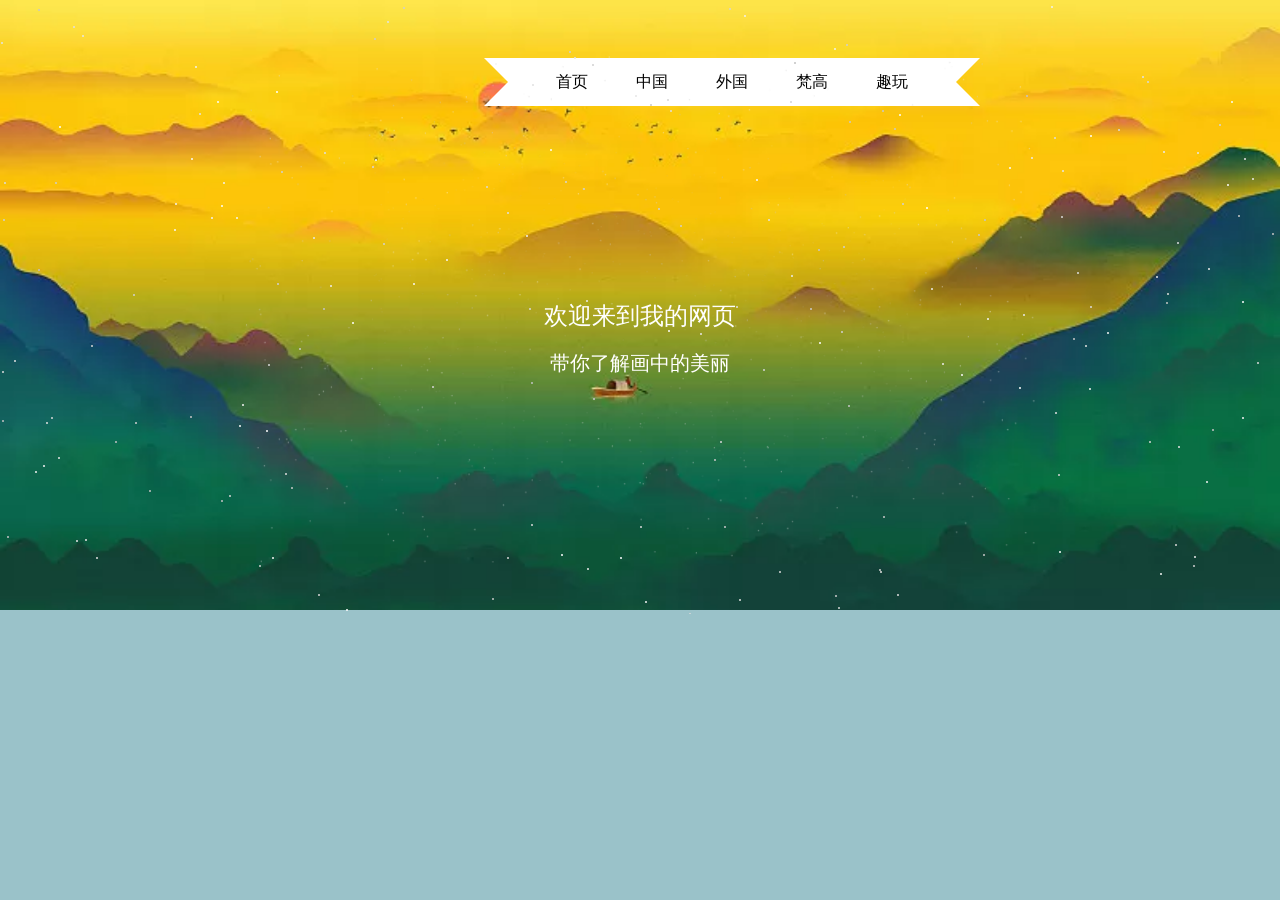
<file: index.html>
<!DOCTYPE html>
<head>
    <title></title>
    <link rel="stylesheet" href="css/index.css">
</head>
<body>
    <div class="home">
        <div class="content">
            <div class="stars"></div>
            <img class="bgc" src="./image/shuimohua4.webp" width="100%" alt="" >
            <h3 class="title">欢迎来到我的网页</h3>
            <h3 class="titles">带你了解画中的美丽</h3>
            <div class='ribbon'>                
                <a href='./index.html'><span>首页</span></a>
                <a href='./china.html'><span>中国</span></a>
                <a href='./waiguo.html'><span>外国</span></a>
                <a href='./fangao.html'><span>梵高</span></a>
                <a href='./quwan.html'><span>趣玩</span></a>
            </div>

    </div>

    </div>

</body>

</html>
</file>
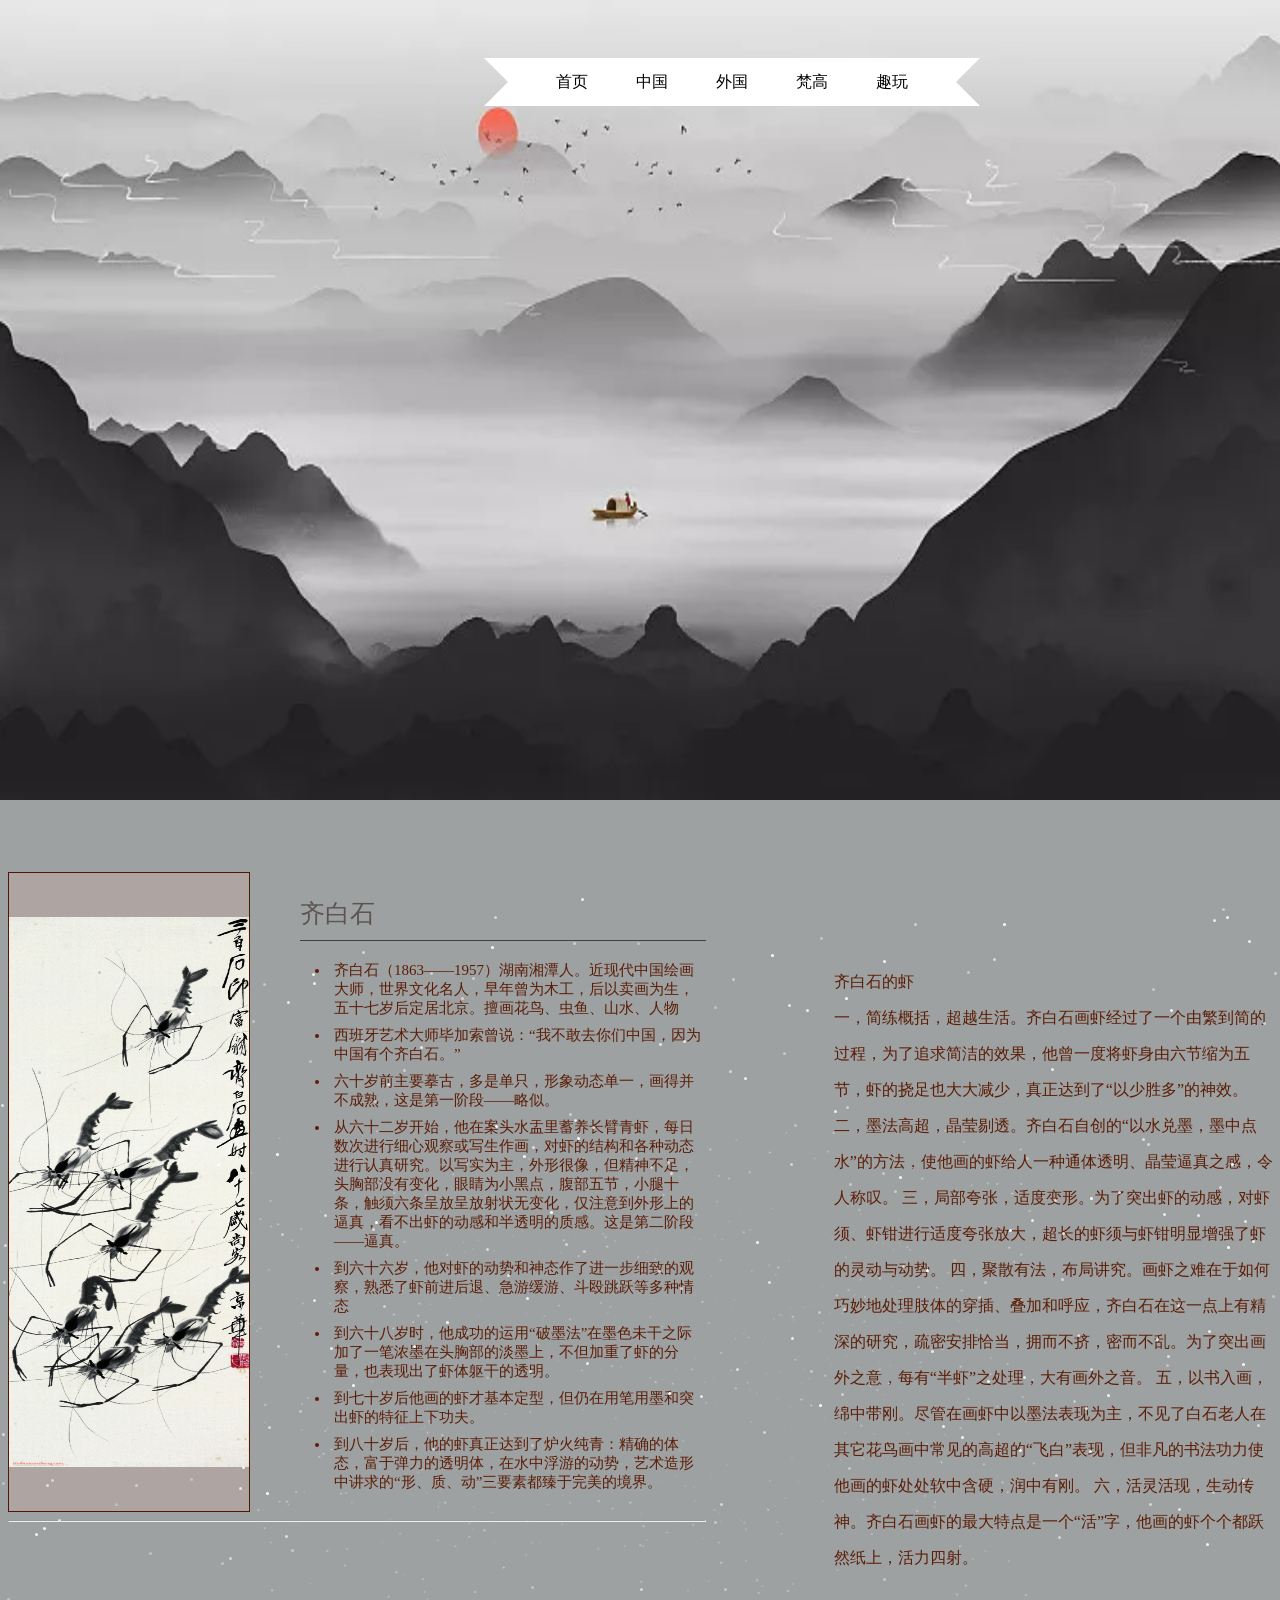
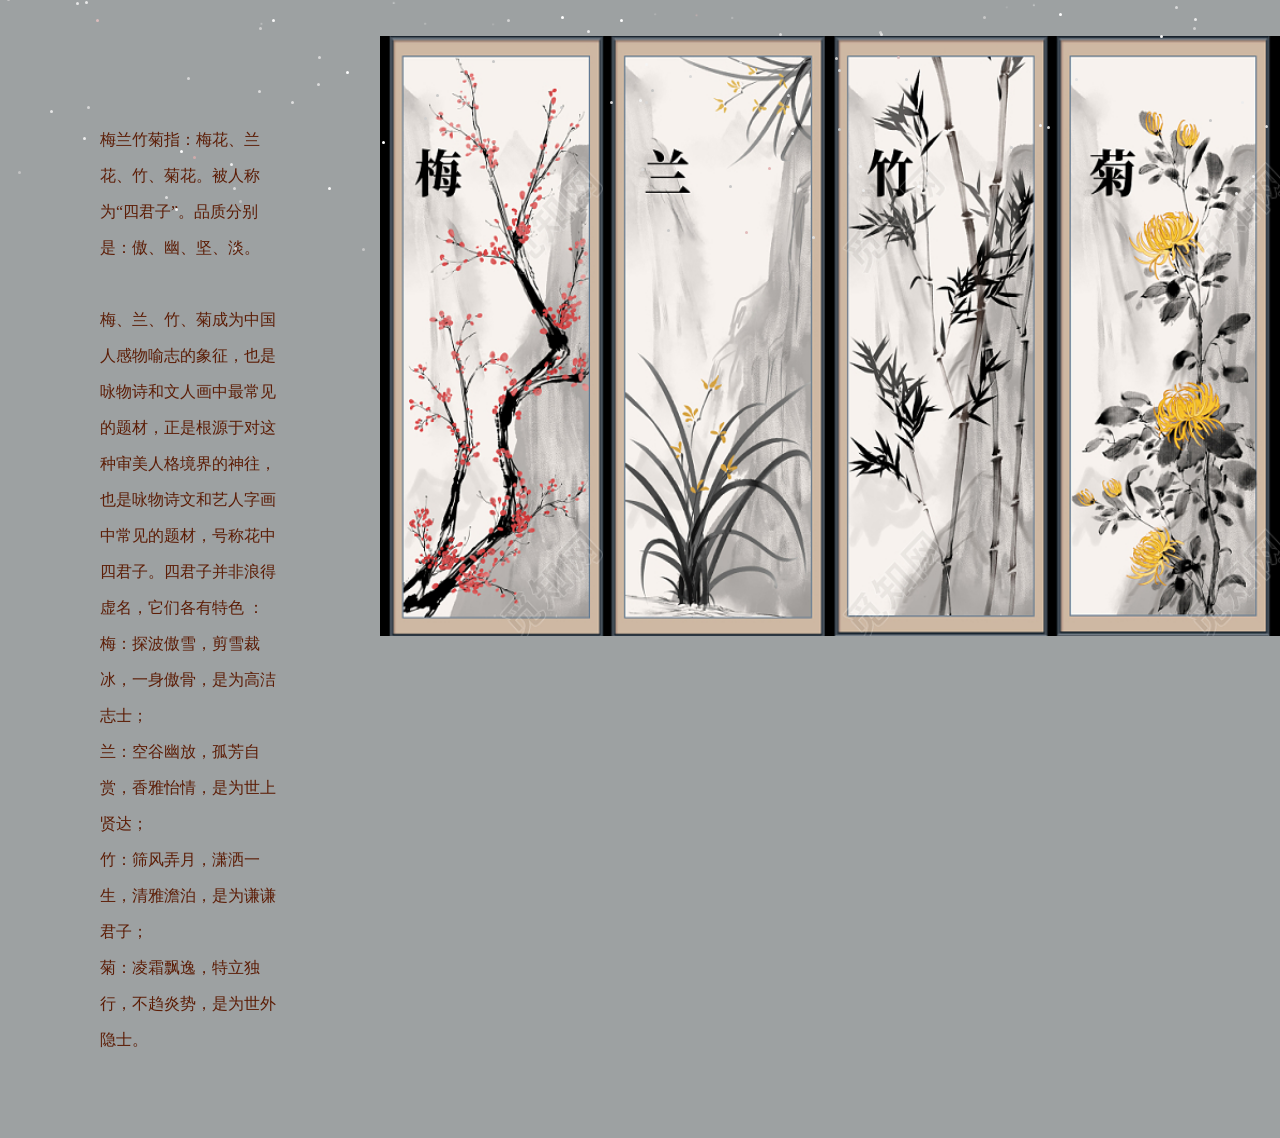
<file: china.html>
<!DOCTYPE html>
<head>
    <link rel="stylesheet" href="css/china.css">
</head>
<body>
    <div class="about">
        <div class="stars"></div>
        <h3 class="about_tit"></h3>
        <img class="about_bgc" src="./image/shuimohua5.webp" alt="">
        <div class='ribbon'>
            <a href='./index.html'><span>首页</span></a>
            <a href='./china.html'><span>中国</span></a>
            <a href='./waiguo.html'><span>外国</span></a>
            <a href='./fangao.html'><span>梵高</span></a>
            <a href='./quwan.html'><span>趣玩</span></a>
               

        </div>
        <div class="me">
            <!-- <img class="me_img" src="./img/7.JPG" alt=""> -->
            <iframe src="./me.html" scrolling="no" frameborder="0" width="800px" height="700px"></iframe>
            <span class="me_tit animate ">齐白石的虾<br>
                一，简练概括，超越生活。齐白石画虾经过了一个由繁到简的过程，为了追求简洁的效果，他曾一度将虾身由六节缩为五节，虾的挠足也大大减少，真正达到了“以少胜多”的神效。
                二，墨法高超，晶莹剔透。齐白石自创的“以水兑墨，墨中点水”的方法，使他画的虾给人一种通体透明、晶莹逼真之感，令人称叹。
                三，局部夸张，适度变形。为了突出虾的动感，对虾须、虾钳进行适度夸张放大，超长的虾须与虾钳明显增强了虾的灵动与动势。
                四，聚散有法，布局讲究。画虾之难在于如何巧妙地处理肢体的穿插、叠加和呼应，齐白石在这一点上有精深的研究，疏密安排恰当，拥而不挤，密而不乱。为了突出画外之意，每有“半虾”之处理，大有画外之音。
                五，以书入画，绵中带刚。尽管在画虾中以墨法表现为主，不见了白石老人在其它花鸟画中常见的高超的“飞白”表现，但非凡的书法功力使他画的虾处处软中含硬，润中有刚。
                六，活灵活现，生动传神。齐白石画虾的最大特点是一个“活”字，他画的虾个个都跃然纸上，活力四射。
            </span>
        </div>
        <div class="videos">
            <span><br>
                梅兰竹菊指：梅花、兰花、竹、菊花。被人称为“四君子”。品质分别是：傲、幽、坚、淡。<br><br>
                梅、兰、竹、菊成为中国人感物喻志的象征，也是咏物诗和文人画中最常见的题材，正是根源于对这种审美人格境界的神往，也是咏物诗文和艺人字画中常见的题材，号称花中四君子。四君子并非浪得虚名，它们各有特色 ：<br>
                梅：探波傲雪，剪雪裁冰，一身傲骨，是为高洁志士；<br>
                兰：空谷幽放，孤芳自赏，香雅怡情，是为世上贤达；<br>
                竹：筛风弄月，潇洒一生，清雅澹泊，是为谦谦君子；<br>
                菊：凌霜飘逸，特立独行，不趋炎势，是为世外隐士。<br>
            </span>
            <!-- <video width="800" controls id="video" preload="auto" height="100%" autoplay="autoplay" loop="loop" type="video/mp4" src="./video/videos.mp4"></video> -->
            <img class="me_img" src="./image/24.jpg" alt="" width="100%" height="100%">
        </div>
    </div>
</body>
</file>
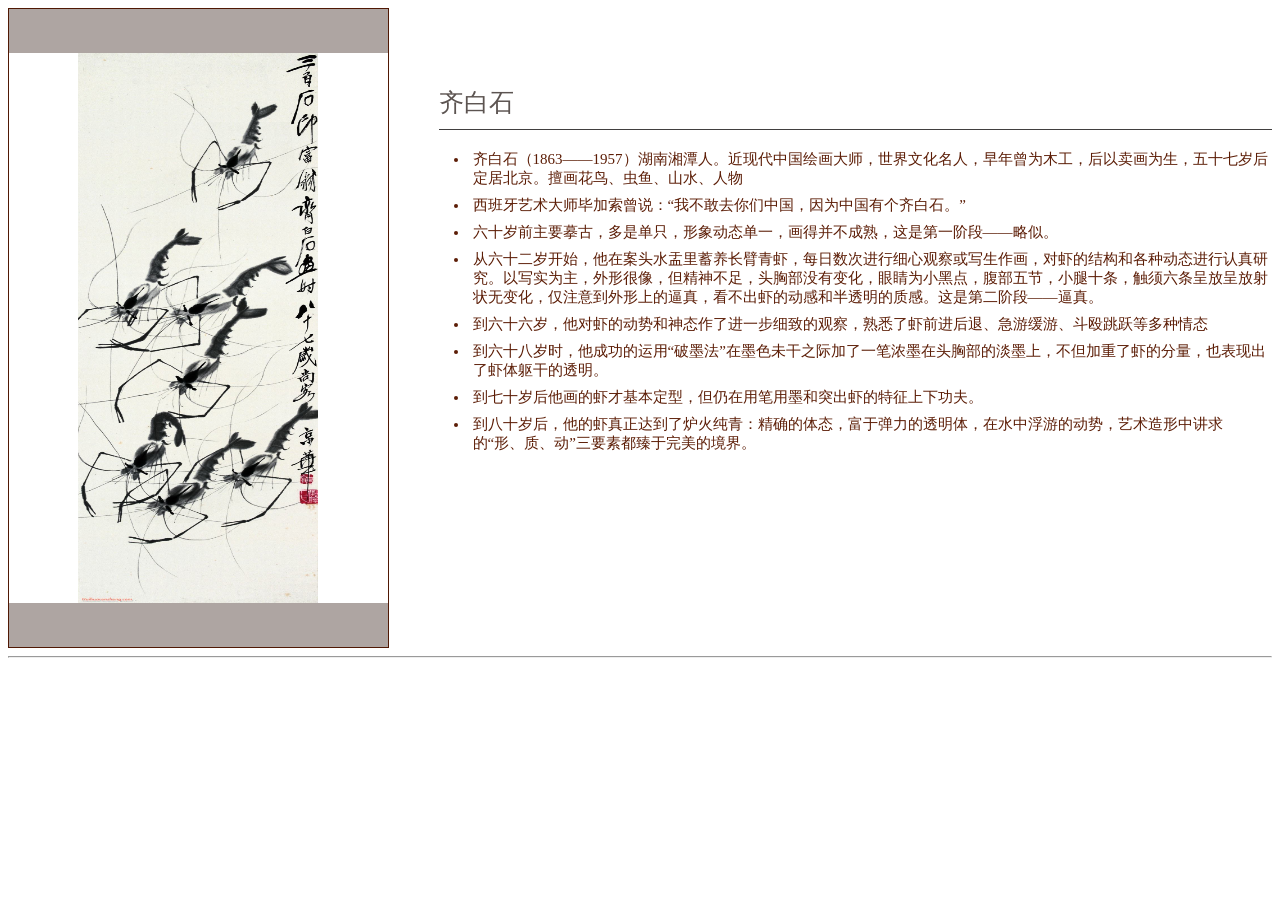
<file: me.html>
<!DOCTYPE html PUBLIC "-//W3C//DTD XHTML 1.0 Transitional//EN" "http://www.w3.org/TR/xhtml1/DTD/xhtml1-transitional.dtd">
<html xmlns="http://www.w3.org/1999/xhtml">
<head>
<meta http-equiv="Content-Type" content="text/html; charset=utf-8" />
<link rel="stylesheet" href="css/me.css">
<title>个人介绍</title>
</head>
	
<body>
    <div class="jianli">
        <div class="left">
            <div class="head"></div>
            <div class="container">
              <image class="ima" src="./image/21.jpg">
              </image>
            </div>
            <div class="bottom"></div>
        </div>
        <div class="right">
          <div class="first">
            <span></span>
            <span>齐白石</span>
          </div>
            <ul class="third">
              <li class="other">齐白石（1863——1957）湖南湘潭人。近现代中国绘画大师，世界文化名人，早年曾为木工，后以卖画为生，五十七岁后定居北京。擅画花鸟、虫鱼、山水、人物</li>
              <li class="other">西班牙艺术大师毕加索曾说：“我不敢去你们中国，因为中国有个齐白石。”</li>
              <li class="other">六十岁前主要摹古，多是单只，形象动态单一，画得并不成熟，这是第一阶段——略似。</li>
              <li class="other">从六十二岁开始，他在案头水盂里蓄养长臂青虾，每日数次进行细心观察或写生作画，对虾的结构和各种动态进行认真研究。以写实为主，外形很像，但精神不足，头胸部没有变化，眼睛为小黑点，腹部五节，小腿十条，触须六条呈放呈放射状无变化，仅注意到外形上的逼真，看不出虾的动感和半透明的质感。这是第二阶段——逼真。</li>
              <li class="other">到六十六岁，他对虾的动势和神态作了进一步细致的观察，熟悉了虾前进后退、急游缓游、斗殴跳跃等多种情态</li>
              <li class="other">到六十八岁时，他成功的运用“破墨法”在墨色未干之际加了一笔浓墨在头胸部的淡墨上，不但加重了虾的分量，也表现出了虾体躯干的透明。</li>
              <li class="other">到七十岁后他画的虾才基本定型，但仍在用笔用墨和突出虾的特征上下功夫。</li>
              <li class="other">到八十岁后，他的虾真正达到了炉火纯青：精确的体态，富于弹力的透明体，在水中浮游的动势，艺术造形中讲求的“形、质、动”三要素都臻于完美的境界。</li>
            </ul>
            <div class="four">
            </div>
            </div>
           
        </div>
    </div>
</body>
</html>
<hr />
</file>
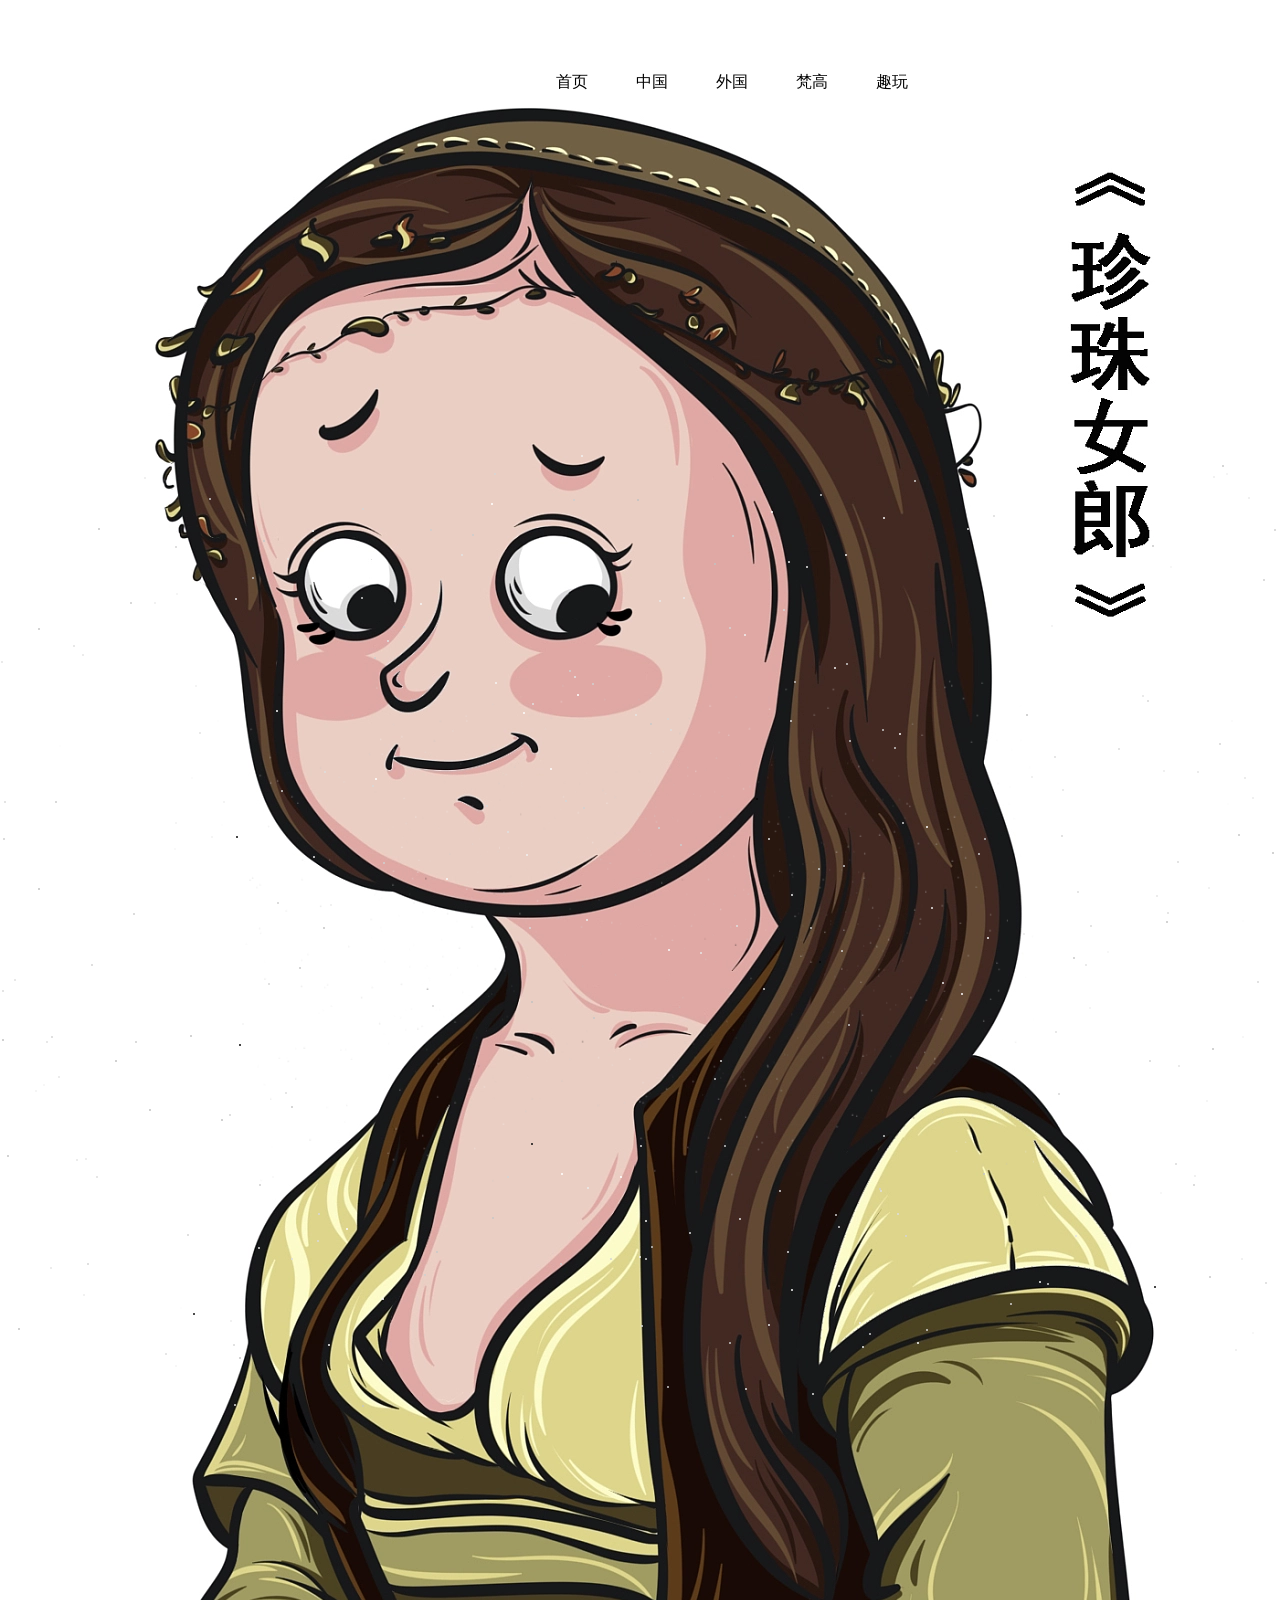
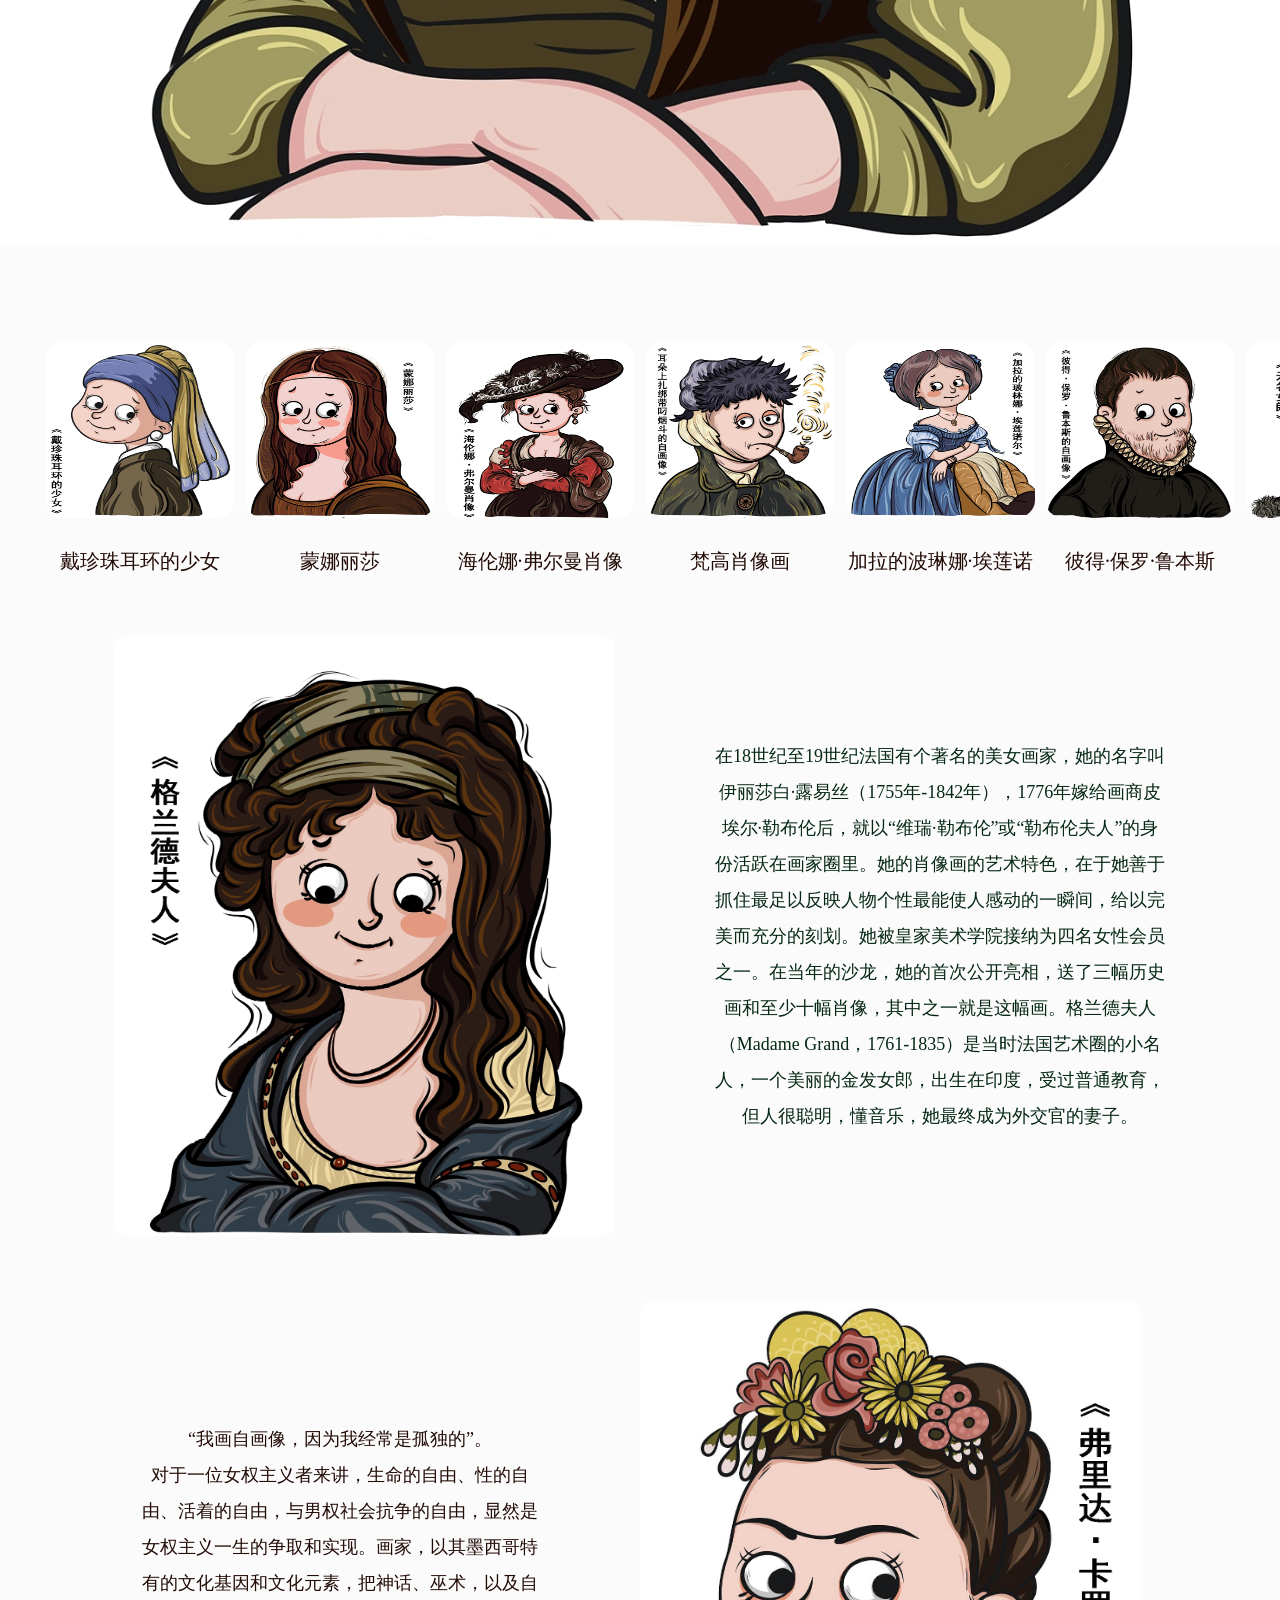
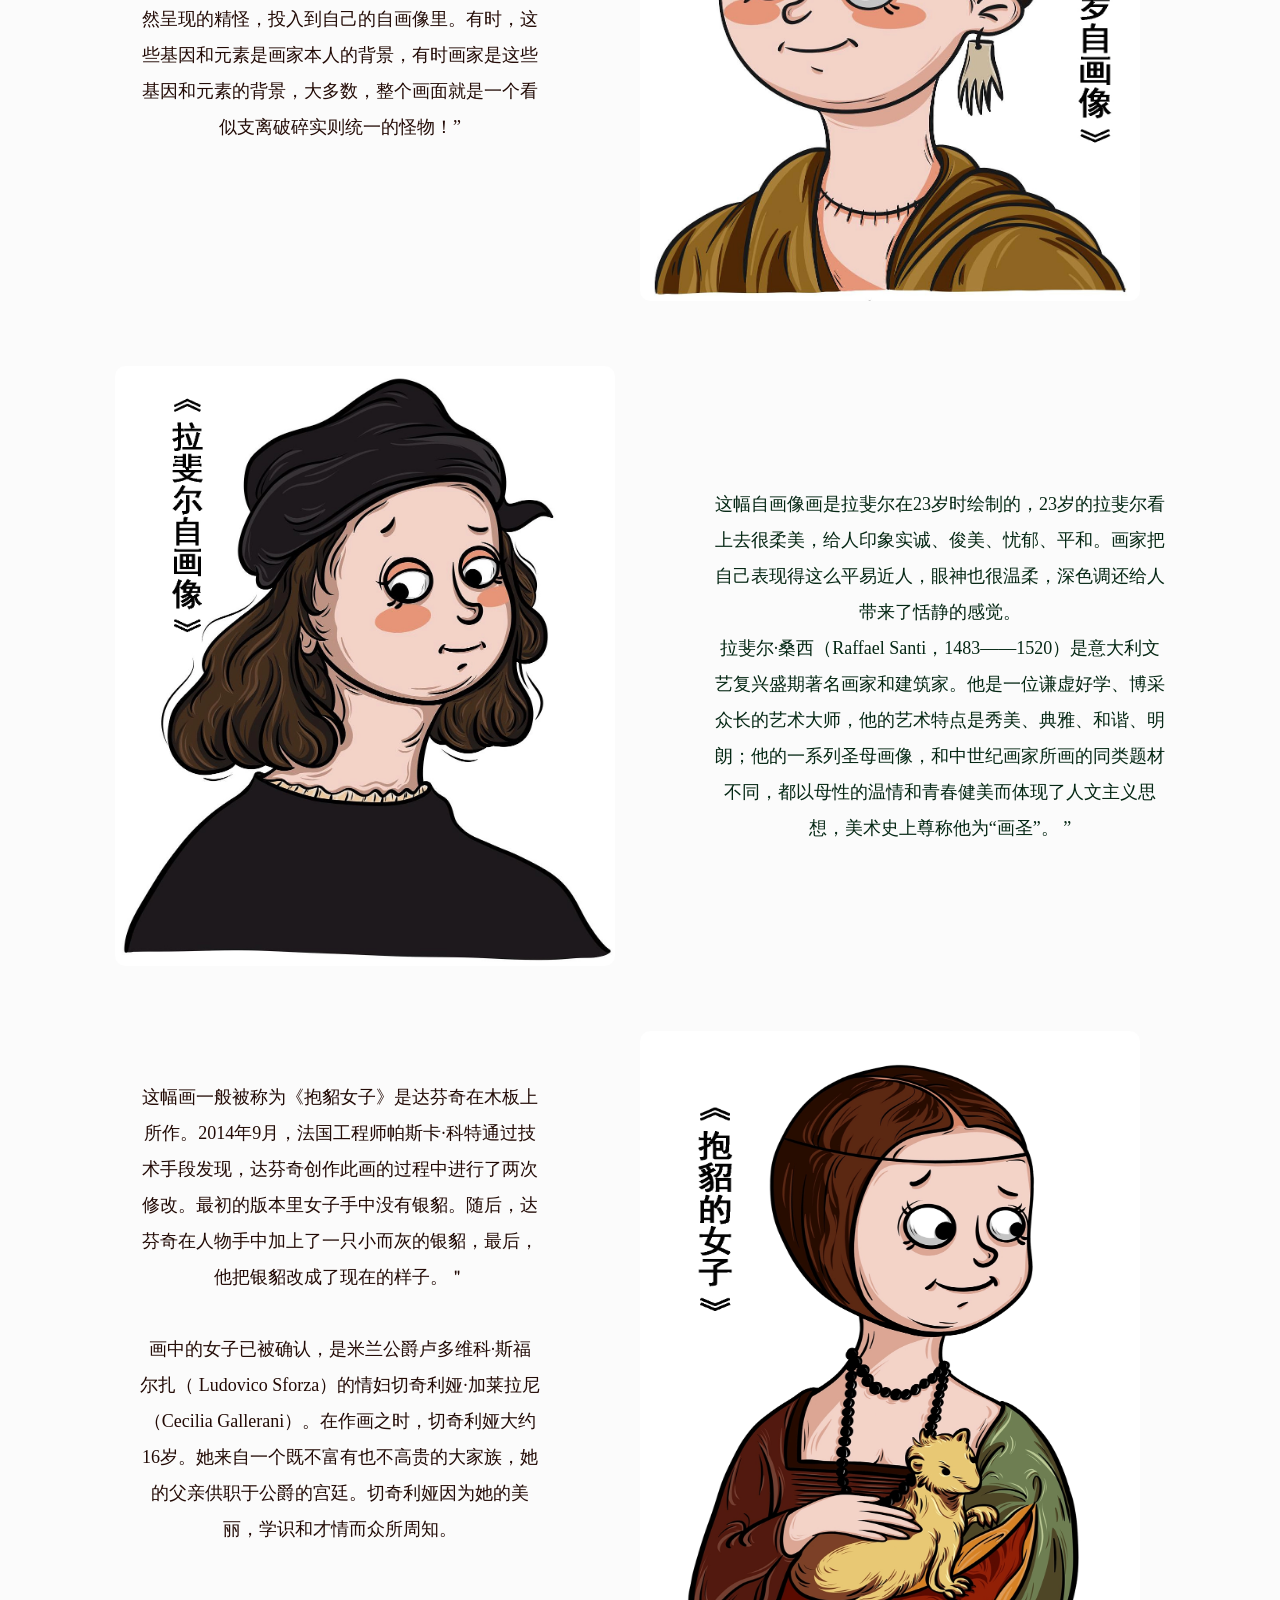
<file: quwan.html>
<!DOCTYPE html>
<head>
    <title></title>
    <link rel="stylesheet" href="css/quwan.css">
</head>
<body>
    <div class="home">
        <div class="content">
            <div class="stars"></div>
            <img class="bgc" src="./image/w12.webp" width="100%" alt="">
            <h3 class="title"></h3>
            <h3 class="titles"></h3>
            <img class="icon" src="./image/picture5.webp" alt="">
            <div class='ribbon'>
                <a href='./index.html'><span>首页</span></a>
                <a href='./china.html'><span>中国</span></a>
                <a href='./waiguo.html'><span>外国</span></a>
                <a href='./fangao.html'><span>梵高</span></a>
                <a href='./quwan.html'><span>趣玩</span></a>
            </div>

        </div>
        <div class="icons">
            <div class="icons_items">
                <img class="icons_items_imgs" src="./image/w10.webp" alt="">
                <span>戴珍珠耳环的少女</span>
            </div>
            <div class="icons_items">
                <img class="icons_items_imgs" src="./image/w5.webp" alt="">
                <span>蒙娜丽莎</span>
            </div>
            <div class="icons_items">
                <img class="icons_items_imgs" src="./image/w1.webp" alt="">
                <span>海伦娜·弗尔曼肖像</span>
            </div>
            <div class="icons_items">
                <img  class="icons_items_imgs" src="./image/w3.webp" alt="">
                <span>梵高肖像画</span>
            </div>
            <div class="icons_items">
                <img  class="icons_items_imgs" src="./image/w8.webp" alt="">
                <span>加拉的波琳娜·埃莲诺尔</span>
            </div>
            <div class="icons_items">
                <img  class="icons_items_imgs" src="./image/w4.webp" alt="">
                <span>彼得·保罗·鲁本斯</span>
            </div>
            <div class="icons_items">
                <img  class="icons_items_imgs" src="./image/w2.webp" alt="">
                <span>无名女郎</span>
            </div>
        </div>
        <div class="introduce">
            <div class="introduce_item">
                <img class="introduce_item_img" src="./image/w6.webp" alt="">
                <span class="introduce_item_title"><br><br>
                    在18世纪至19世纪法国有个著名的美女画家，她的名字叫伊丽莎白·露易丝（1755年-1842年），1776年嫁给画商皮埃尔·勒布伦后，就以“维瑞·勒布伦”或“勒布伦夫人”的身份活跃在画家圈里。她的肖像画的艺术特色，在于她善于抓住最足以反映人物个性最能使人感动的一瞬间，给以完美而充分的刻划。她被皇家美术学院接纳为四名女性会员之一。在当年的沙龙，她的首次公开亮相，送了三幅历史画和至少十幅肖像，其中之一就是这幅画。格兰德夫人（Madame Grand，1761-1835）是当时法国艺术圈的小名人，一个美丽的金发女郎，出生在印度，受过普通教育，但人很聪明，懂音乐，她最终成为外交官的妻子。<br><br>
                    <br>
            
                </span>

            </div>
            <div class="introduce_item">

                <span class="introduce_item_titles">“我画自画像，因为我经常是孤独的”。
                    <br>对于一位女权主义者来讲，生命的自由、性的自由、活着的自由，与男权社会抗争的自由，显然是女权主义一生的争取和实现。画家，以其墨西哥特有的文化基因和文化元素，把神话、巫术，以及自然呈现的精怪，投入到自己的自画像里。有时，这些基因和元素是画家本人的背景，有时画家是这些基因和元素的背景，大多数，整个画面就是一个看似支离破碎实则统一的怪物！”
                    <br><br>
                </span>
                <img class="introduce_item_img" src="./image/w7.webp" alt="">
            </div>
            <div class="introduce_item">
                <img class="introduce_item_img" src="./image/w9.webp" alt="">
                <span class="introduce_item_title">这幅自画像画是拉斐尔在23岁时绘制的，23岁的拉斐尔看上去很柔美，给人印象实诚、俊美、忧郁、平和。画家把自己表现得这么平易近人，眼神也很温柔，深色调还给人带来了恬静的感觉。
                    <br>拉斐尔·桑西（Raffael Santi，1483——1520）是意大利文艺复兴盛期著名画家和建筑家。他是一位谦虚好学、博采众长的艺术大师，他的艺术特点是秀美、典雅、和谐、明朗；他的一系列圣母画像，和中世纪画家所画的同类题材不同，都以母性的温情和青春健美而体现了人文主义思想，美术史上尊称他为“画圣”。
                    ”</span>
            </div>
            <div class="introduce_item">
                <span class="introduce_item_titles">这幅画一般被称为《抱貂女子》是达芬奇在木板上所作。2014年9月，法国工程师帕斯卡·科特通过技术手段发现，达芬奇创作此画的过程中进行了两次修改。最初的版本里女子手中没有银貂。随后，达芬奇在人物手中加上了一只小而灰的银貂，最后，他把银貂改成了现在的样子。＂<br><br>
                    画中的女子已被确认，是米兰公爵卢多维科·斯福尔扎（ Ludovico Sforza）的情妇切奇利娅·加莱拉尼（Cecilia Gallerani）。在作画之时，切奇利娅大约16岁。她来自一个既不富有也不高贵的大家族，她的父亲供职于公爵的宫廷。切奇利娅因为她的美丽，学识和才情而众所周知。<br><br>
                </span>
                <img class="introduce_item_img" src="./image/w11.webp" alt="">
            </div>
        </div>

    </div>

</body>


</html>
</file>
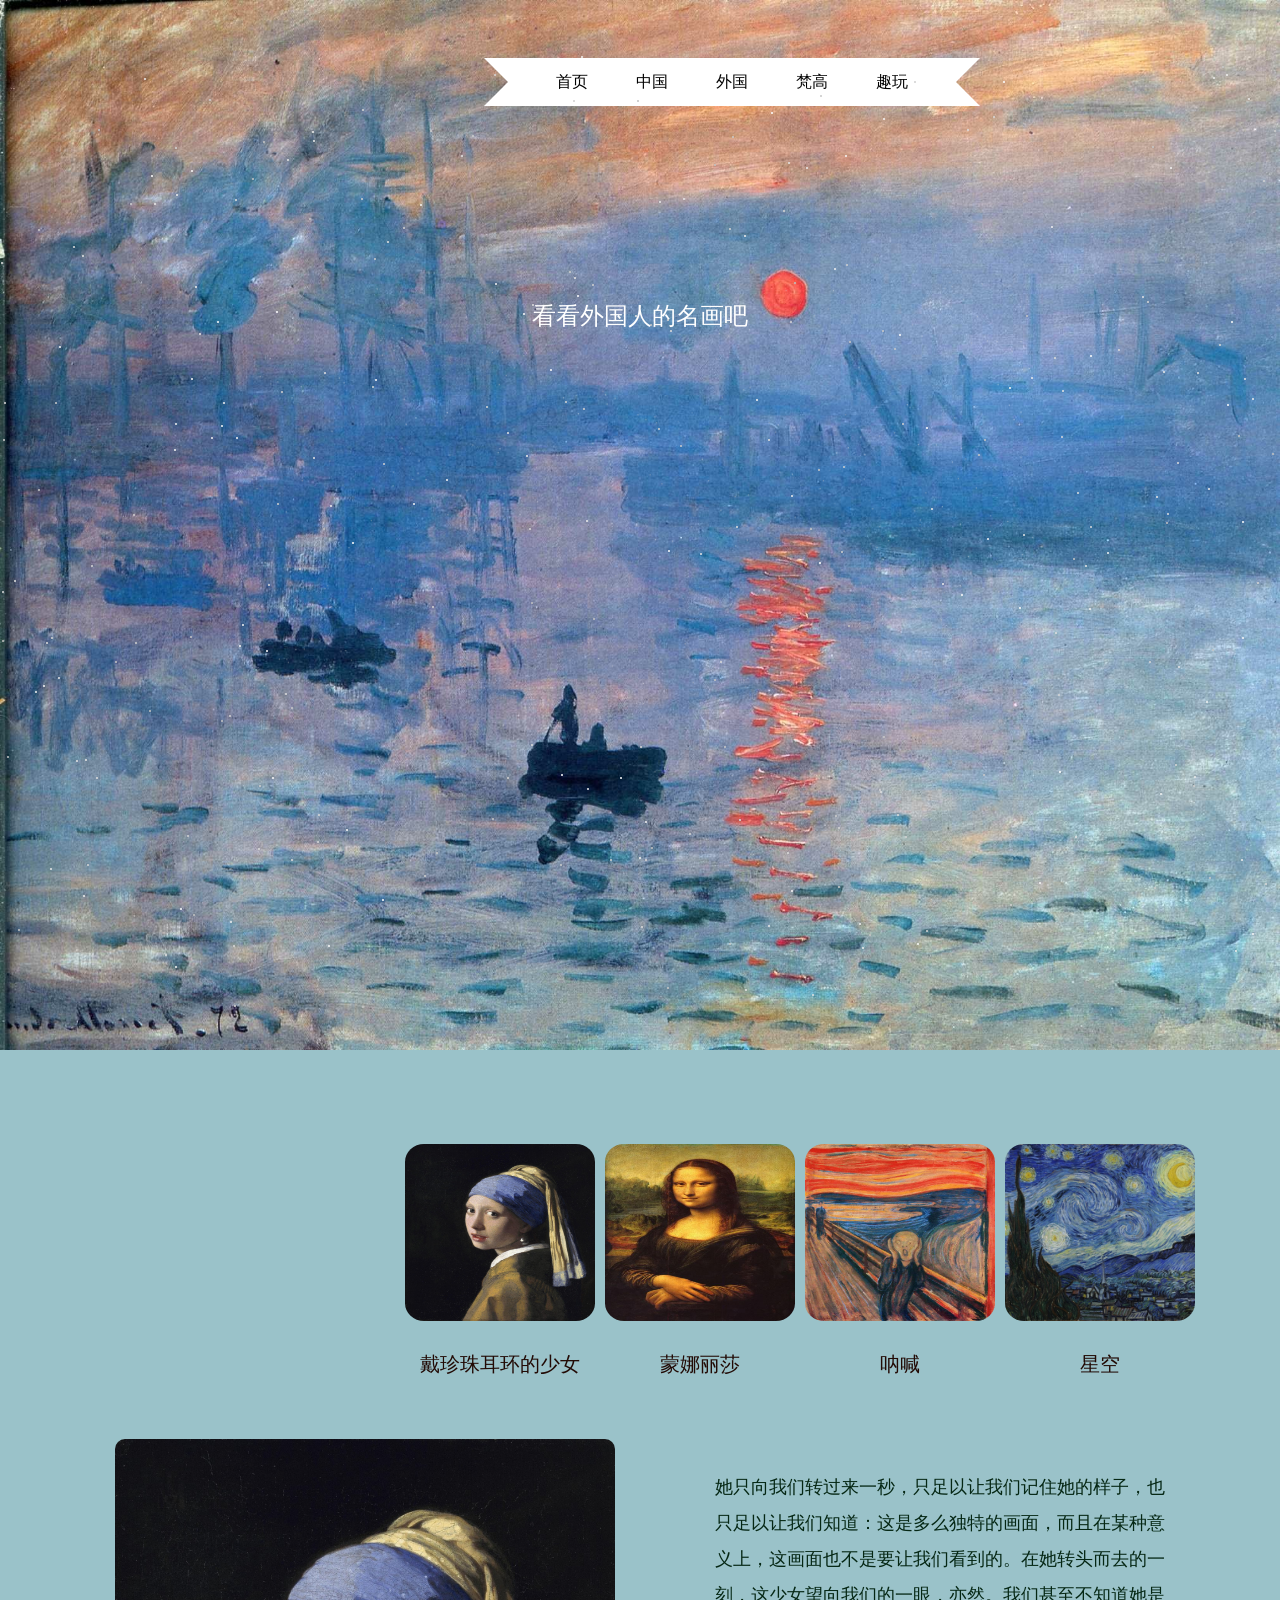
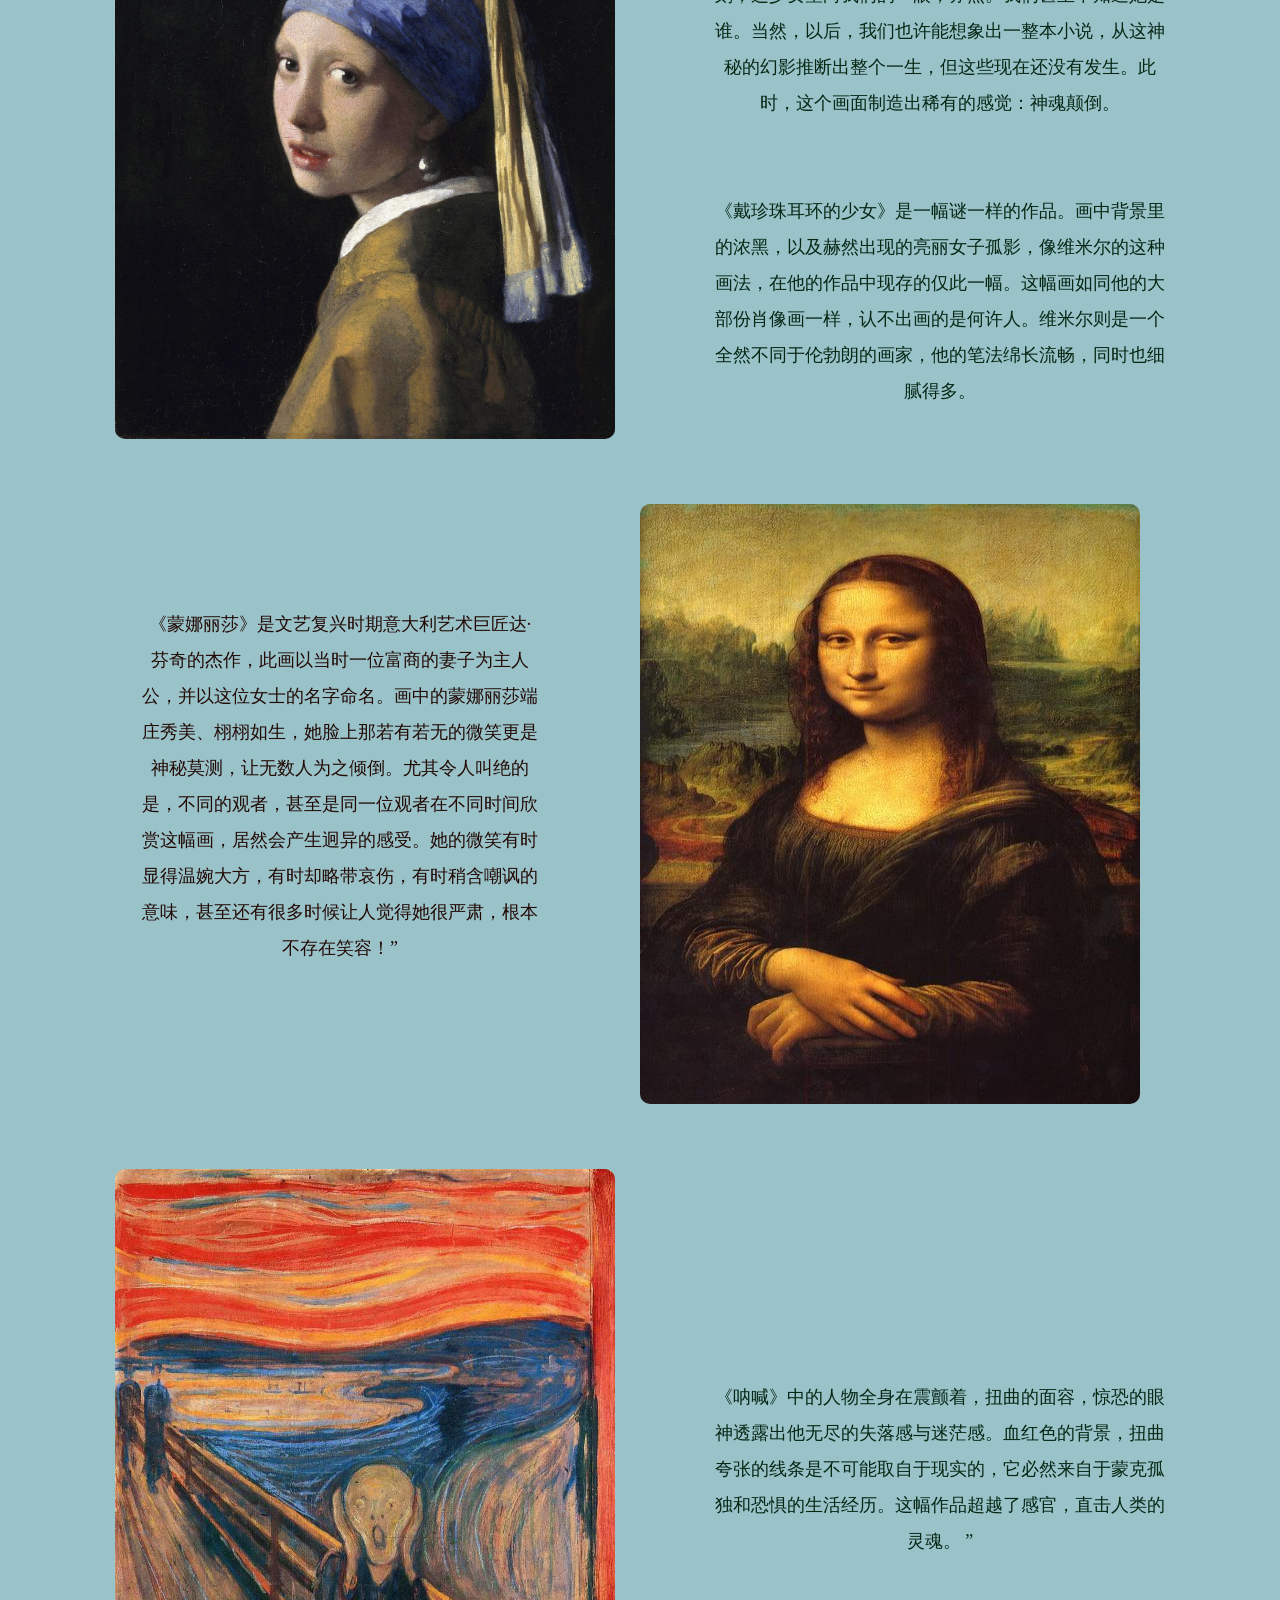
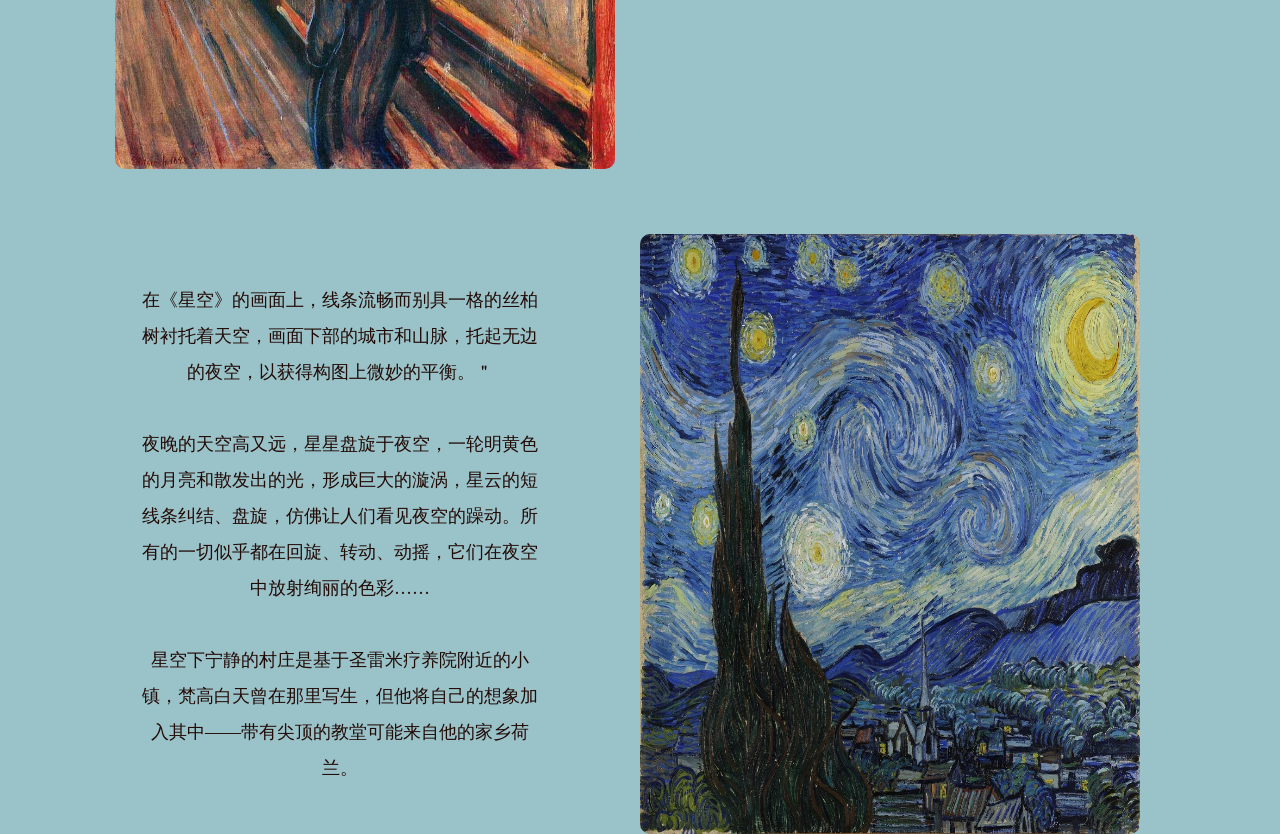
<file: waiguo.html>
<!DOCTYPE html>
<head>
    <title></title>
    <link rel="stylesheet" href="css/index.css">
</head>
<body>
    <div class="home">
        <div class="content">
            <div class="stars"></div>
            <img class="bgc" src="./image/11.jpg" width="100%" alt="">
            <h3 class="title">看看外国人的名画吧</h3>
            <h3 class="titles"></h3>
            <!-- <img class="icon" src="./image/picture5.webp" alt=""> -->
            <div class='ribbon'>                
                <a href='./index.html'><span>首页</span></a>
                <a href='./china.html'><span>中国</span></a>
                <a href='./waiguo.html'><span>外国</span></a>
                <a href='./fangao.html'><span>梵高</span></a>
                <a href='./quwan.html'><span>趣玩</span></a>

            </div>

        </div>
        <div class="icons">
            <div class="icons_items">
                <img class="icons_items_imgs" src="./image/picture1.jpg" alt="">
                <span>戴珍珠耳环的少女</span>
            </div>
            <div class="icons_items">
                <img class="icons_items_imgs" src="./image/picture2.jpg" alt="">
                <span>蒙娜丽莎</span>
            </div>
            <div class="icons_items">
                <img class="icons_items_imgs" src="./image/picture3.jpg" alt="">
                <span>呐喊</span>
            </div>
            <div class="icons_items">
                <img  class="icons_items_imgs" src="./image/1.jpg" alt="">
                <span>星空</span>
            </div>
        </div>
        <div class="introduce">
            <div class="introduce_item">
                <img class="introduce_item_img" src="./image/picture1.jpg" alt="">
                <span class="introduce_item_title">
                    她只向我们转过来一秒，只足以让我们记住她的样子，也只足以让我们知道：这是多么独特的画面，而且在某种意义上，这画面也不是要让我们看到的。在她转头而去的一刻，这少女望向我们的一眼，亦然。我们甚至不知道她是谁。当然，以后，我们也许能想象出一整本小说，从这神秘的幻影推断出整个一生，但这些现在还没有发生。此时，这个画面制造出稀有的感觉：神魂颠倒。<br><br>
                    <br>
                    《戴珍珠耳环的少女》是一幅谜一样的作品。画中背景里的浓黑，以及赫然出现的亮丽女子孤影，像维米尔的这种画法，在他的作品中现存的仅此一幅。这幅画如同他的大部份肖像画一样，认不出画的是何许人。维米尔则是一个全然不同于伦勃朗的画家，他的笔法绵长流畅，同时也细腻得多。
                </span>

            </div>
            <div class="introduce_item">

                <span class="introduce_item_titles">《蒙娜丽莎》是文艺复兴时期意大利艺术巨匠达·芬奇的杰作，此画以当时一位富商的妻子为主人公，并以这位女士的名字命名。画中的蒙娜丽莎端庄秀美、栩栩如生，她脸上那若有若无的微笑更是神秘莫测，让无数人为之倾倒。尤其令人叫绝的是，不同的观者，甚至是同一位观者在不同时间欣赏这幅画，居然会产生迥异的感受。她的微笑有时显得温婉大方，有时却略带哀伤，有时稍含嘲讽的意味，甚至还有很多时候让人觉得她很严肃，根本不存在笑容！”
                    <br><br>
                </span>
                <img class="introduce_item_img" src="./image/picture2.jpg" alt="">
            </div>
            <div class="introduce_item">
                <img class="introduce_item_img" src="./image/picture3.jpg" alt="">
                <span class="introduce_item_title">《呐喊》中的人物全身在震颤着，扭曲的面容，惊恐的眼神透露出他无尽的失落感与迷茫感。血红色的背景，扭曲夸张的线条是不可能取自于现实的，它必然来自于蒙克孤独和恐惧的生活经历。这幅作品超越了感官，直击人类的灵魂。

                    ”</span>
            </div>
            <div class="introduce_item">
                <span class="introduce_item_titles">在《星空》的画面上，线条流畅而别具一格的丝柏树衬托着天空，画面下部的城市和山脉，托起无边的夜空，以获得构图上微妙的平衡。＂<br><br>
                    夜晚的天空高又远，星星盘旋于夜空，一轮明黄色的月亮和散发出的光，形成巨大的漩涡，星云的短线条纠结、盘旋，仿佛让人们看见夜空的躁动。所有的一切似乎都在回旋、转动、动摇，它们在夜空中放射绚丽的色彩……<br><br>
                    星空下宁静的村庄是基于圣雷米疗养院附近的小镇，梵高白天曾在那里写生，但他将自己的想象加入其中——带有尖顶的教堂可能来自他的家乡荷兰。
                </span>
                <img class="introduce_item_img" src="./image/picture4.jpg" alt="">
            </div>
        </div>

    </div>

</body>

</html>
</file>
<file: css/index.css>
* {
    margin: 0;
    padding: 0
}
body{ color: #220a05; background: #7aafb8c0; font-weight: normal; }
.home {
    height: 100%;
    overflow: hidden;
}

.content {
    perspective: 340px;
    width: 100%;
    position: relative;
}

h1 {
    color: white;
    text-align: center;
}

span {
    display: block;
    text-align: center;
}

.stars {
    position: absolute;
    top: 50%;
    left: 50%;
    width: 2px;
    height: 2px;
    z-index: 999;
    border-radius: 50%;
    box-shadow: -447px 387px #c4c4c4, -401px 118px #fafafa, -109px 217px #d9d9d9, -680px -436px #e3e3e3, 514px 360px #cccccc, -708px 298px #e8e8e8, -696px -270px #ededed, 116px -128px #f7f7f7, 179px 35px white, -404px -90px whitesmoke, -331px -309px #c4c4c4, -363px -24px #d1d1d1, 277px 416px #fafafa, -145px -244px whitesmoke, 123px 62px #d4d4d4, -407px 418px #d9d9d9, 535px 237px #d9d9d9, -466px -78px #f7f7f7, 257px 287px #dedede, 327px -398px #e0e0e0, -602px -38px #c2c2c2, 128px 398px #e6e6e6, 274px -446px #d1d1d1, -602px -298px #c7c7c7, 526px -5px #c4c4c4, -90px -158px #fcfcfc, 5px 294px whitesmoke, -633px 229px #c4c4c4, -475px 427px #dedede, 586px -453px #f2f2f2, 180px -432px #c7c7c7, -637px -88px #cfcfcf, -453px 308px #d6d6d6, -111px 1px #d9d9d9, 573px -450px #ededed, 198px 300px #d6d6d6, -355px 166px #dedede, -715px 13px #e3e3e3, 262px -104px #d1d1d1, 147px 325px #dbdbdb, 1px 399px #dbdbdb, 286px -100px white, 43px -329px #e8e8e8, 617px 55px #d9d9d9, -168px -392px #cccccc, 84px 219px #c9c9c9, 507px -226px #d9d9d9, -327px -70px #e6e6e6, 386px -212px #c4c4c4, -717px 4px #cfcfcf, 502px -231px #e3e3e3, 302px 56px #ededed, 649px 341px #c7c7c7, 569px 350px #c9c9c9, 516px -31px #e6e6e6, 689px 447px #c2c2c2, 591px -206px #fafafa, 422px -137px #e6e6e6, -510px -324px #cccccc, -649px 287px #c2c2c2, -194px -48px #f7f7f7, -279px -329px #d1d1d1, -406px 478px #dbdbdb, -735px -87px #c9c9c9, 30px -197px #dedede, -564px 233px #e6e6e6, -486px -324px #ededed, -54px -7px #ededed, -441px -194px #e3e3e3, -133px -95px #e0e0e0, -722px -73px #d6d6d6, 595px 423px #ededed, 568px -39px #ededed, 370px 377px #d1d1d1, -419px -102px #fcfcfc, -450px 109px #c4c4c4, -57px -119px #d1d1d1, -582px 150px #e6e6e6, 206px -263px #cfcfcf, 582px -461px #c9c9c9, -268px -141px #d9d9d9, -148px 291px #c7c7c7, 254px -179px #c9c9c9, 725px 424px #f0f0f0, 391px -150px #ebebeb, 89px -299px #d4d4d4, 170px 1px #c9c9c9, 243px 209px #c7c7c7, 27px 460px #c9c9c9, -465px -380px #d4d4d4, 530px -360px whitesmoke, -626px 53px #e0e0e0, 706px 218px #d9d9d9, 40px -82px #cccccc, -5px -212px #e6e6e6, -742px 33px #ebebeb, -714px 478px #e0e0e0, -585px -125px #cccccc, -216px 348px #cfcfcf, 601px 332px #ededed, 344px -88px #c4c4c4, 659px -22px #d1d1d1, -411px 188px #d6d6d6, -423px -206px #fcfcfc, -359px -136px #cfcfcf, 612px 406px whitesmoke, 725px 96px whitesmoke, 363px -446px white, -204px 325px #c9c9c9, 740px 176px #fafafa, -489px -352px white, -638px 64px #dbdbdb, 537px -65px #dbdbdb, 151px -32px #ebebeb, 681px 212px #fcfcfc, 604px -149px #e6e6e6, -542px -398px #c4c4c4, -707px 66px whitesmoke, -381px 258px #cfcfcf, -30px 332px #d6d6d6, 512px -381px #c9c9c9, 195px 288px #cccccc, -278px 479px #c7c7c7, 27px -208px #d6d6d6, -288px 15px white, -680px 248px #dedede, 433px 31px #c9c9c9, 150px -206px #d4d4d4, -79px 247px white, -594px 115px #e0e0e0, 99px 292px #e0e0e0, 673px -269px #dedede, -257px -64px #d1d1d1, 449px 81px #f2f2f2, 18px -99px #d1d1d1, -694px 415px #f7f7f7, 240px 264px #e0e0e0, 450px -172px white, 383px 7px #e8e8e8, 338px -73px #c9c9c9, 291px -19px #ebebeb, 659px 137px #d1d1d1, 602px -6px #fcfcfc, 554px 249px #ebebeb, 625px 356px #d9d9d9, 579px -183px #d6d6d6, -20px 250px white, -401px 431px #c4c4c4, -645px -232px #cccccc, -265px -148px white, 553px 258px #d1d1d1, 166px -360px #ebebeb, 719px 51px #ededed, 612px -129px #ebebeb, -465px -104px #f2f2f2, -154px -121px #d9d9d9, -1px 330px #f2f2f2, -666px 248px #f7f7f7, -720px 264px #ededed, 148px -365px #e6e6e6, -388px -349px #c4c4c4, 128px -88px #e3e3e3, -683px -274px #fafafa, -341px 41px #c9c9c9, -59px -471px #f0f0f0, -3px -427px #c2c2c2, 418px 167px #d6d6d6, 343px 247px #c7c7c7, 623px -347px #d1d1d1, 716px -217px white, 243px -409px whitesmoke, -75px -126px #d6d6d6, -730px -91px #c9c9c9, -210px -397px #cfcfcf, -349px 180px #c9c9c9, -567px -281px #e0e0e0, -460px 381px #fcfcfc, -310px -22px #ededed, 450px -1px #dbdbdb, -405px -328px #e3e3e3, 5px 332px #d6d6d6, -294px 302px #fcfcfc, -398px 97px whitesmoke, -696px 325px #cfcfcf, -589px 110px #d6d6d6, 353px -411px #dbdbdb, -697px -318px #ebebeb, -114px -72px #f0f0f0, 259px -193px #fcfcfc, 60px 26px #e6e6e6, -63px -232px white, 205px -372px #f7f7f7, -464px -333px #f2f2f2, -374px 123px white, -377px -386px #c7c7c7, -80px 337px #cccccc, 478px -178px #dbdbdb, 222px 420px #ebebeb, -707px 99px #c4c4c4, 716px -132px #fafafa, -253px -286px #e3e3e3, 646px 178px #f0f0f0, 201px 24px #d1d1d1, 178px -58px #c7c7c7, -557px 368px #ededed, 0px 219px #d9d9d9, -266px -269px #cccccc, 242px -197px #c9c9c9, -419px 193px #c2c2c2, -47px 91px #c7c7c7, -109px 75px #c2c2c2, -146px -453px #d6d6d6, 671px -350px #f2f2f2, 421px -91px #d9d9d9, 738px 19px #ededed, -316px -155px #dedede, 419px 244px #fcfcfc, -278px -418px #d6d6d6, -581px -181px #fcfcfc, 139px 264px #d9d9d9, 691px -11px #ebebeb, -622px 402px #c2c2c2, 219px 396px #f0f0f0, -149px -423px white, -716px -78px #d9d9d9, -590px 341px #e6e6e6, -208px 79px #d6d6d6, -227px -24px #f7f7f7, 239px 262px #d1d1d1, 740px 443px #f7f7f7, 509px 134px #d6d6d6, -555px 232px #e8e8e8, -67px -427px #cfcfcf, -368px 250px #f7f7f7, 715px -415px #fafafa, 411px -301px #f0f0f0, -322px 287px #d9d9d9, -429px -90px #f2f2f2, -327px -387px #f0f0f0, -491px 183px #c2c2c2, -133px 250px #d4d4d4, 538px 139px #e3e3e3, -417px -125px #f0f0f0, 653px -351px #e6e6e6, -549px 38px #d4d4d4, 602px 110px whitesmoke, 415px 105px #e0e0e0, -733px -371px #cfcfcf, 286px 403px #d4d4d4, 11px 320px #c4c4c4, -597px 158px whitesmoke, 716px -350px whitesmoke, 321px 67px #fafafa, -237px -300px #cfcfcf, 74px 152px #c9c9c9, 587px -123px #fcfcfc, 699px -332px whitesmoke, 399px 355px #f7f7f7, -323px 314px #dbdbdb, 89px 416px #c7c7c7, 445px 38px #e3e3e3, 572px 122px #c4c4c4, -258px 372px white, 49px 306px #d9d9d9, 437px -35px #dedede, 566px 174px #f2f2f2, 732px -299px whitesmoke, -410px 394px #ededed, 131px -415px white, 19px -326px #e8e8e8, -700px -188px #d1d1d1, 96px -1px #e0e0e0, -328px -396px #f0f0f0, -117px -214px #fcfcfc, -53px 261px #ebebeb, 80px 134px #d6d6d6, -364px -216px white, -636px -125px #dbdbdb, -639px -265px #e3e3e3, 208px 98px #c7c7c7, 172px 467px #e0e0e0, 435px 309px #e3e3e3, 194px -259px #f0f0f0, 209px -186px #c9c9c9, -312px 418px #fafafa, 229px 407px #c9c9c9, -449px -357px #fafafa, 674px 121px #e8e8e8, 608px -429px #ebebeb, -431px -428px #cfcfcf, 105px 462px #e3e3e3, -179px -372px #e3e3e3, 143px -317px #d6d6d6, -449px -149px #fafafa, -544px 250px #dedede, -220px -323px whitesmoke, 658px 8px whitesmoke, -656px -244px #e8e8e8, 347px 11px whitesmoke, 694px -230px #f7f7f7, -317px 1px #c4c4c4, 28px 23px #fcfcfc, -382px 321px #dbdbdb, 632px -74px #c4c4c4, 154px -245px #c2c2c2, -553px 337px #d6d6d6, -48px -243px #d1d1d1, 92px -391px #cccccc, -71px -256px #cfcfcf, -372px 57px #d9d9d9, 369px -140px #fcfcfc, 675px 81px #c2c2c2, -663px 254px #cccccc, 703px -203px #ededed, 74px -363px #c2c2c2, 643px -458px #d1d1d1, 198px 359px #cccccc, 265px 309px #d4d4d4, -353px -368px #e8e8e8, -465px 439px whitesmoke, 693px 360px #c9c9c9, 634px -397px #d1d1d1, 467px 25px whitesmoke, -558px -272px #e6e6e6, 671px 69px #dbdbdb, 407px 357px #cfcfcf, 379px 80px white, 10px -203px #c9c9c9, 104px -292px #f0f0f0, -667px -29px #d1d1d1, 557px -155px #e6e6e6, -505px 115px #cfcfcf, -605px 164px #f2f2f2, -108px -223px #e0e0e0, 523px -156px #ebebeb, 691px 230px white, -507px -13px #d1d1d1, -349px 332px #dedede, 520px 266px whitesmoke, -66px -250px #e6e6e6, -496px -449px #ebebeb, 414px -170px #dedede, -649px 230px #ebebeb, 598px -92px #c7c7c7, -638px 113px #c2c2c2, 151px 363px #f7f7f7, -445px -241px #f0f0f0, 527px -14px #dedede, 203px -61px #cfcfcf, -716px -284px #ebebeb, -525px 134px #c2c2c2;
    animation: fly 15s linear infinite;
    transform-style: preserve-3d;
}

.stars:before,
.stars:after {
    content: "";
    position: absolute;
    width: inherit;
    height: inherit;
    box-shadow: inherit;
}

.stars:before {
    transform: translateZ(-300px);
    opacity: .6;
}

.stars:after {
    transform: translateZ(-600px);
    opacity: .4;
}

@keyframes fly {
    from {
        transform: translateZ(0px);
        opacity: .6;
    }
    to {
        transform: translateZ(200px);
        opacity: .8;
    }
}

.title {
    position: absolute;
    display: flex;
    justify-content: center;
    left: 0;
    right: 0;
    top: 300px;
    margin: auto;
    bottom: 0;
    color: #fff;
    font-size: 24px;
    font-weight: 500;
}

.titles {
    position: absolute;
    display: flex;
    justify-content: center;
    left: 0;
    right: 0;
    top: 350px;
    margin: auto;
    bottom: 0;
    color: #fff;
    font-size: 20px;
    font-weight: 500;
}

.icon {
    width: 15px;
    height: 45px;
    padding: 5px;
    border: 2px solid #fff;
    border-radius: 100%;
    position: absolute;
    bottom: 50px;
    animation: downs 2s linear infinite;
}

@keyframes downs {
    from {
        transform: translatey(0px);
        opacity: .6;
    }
    to {
        transform: translatey(30px);
        opacity: .8;
    }
}

.ribbon {
    display: flex;
    justify-content: center;
    position: absolute;
    right: 300px;
    top: 50px;
    margin: auto;
}

.ribbon:after,
.ribbon:before {
    margin-top: 0.5em;
    content: "";
    display: flex;
    ;
    border: 1.5em solid #fff;
}

.ribbon:after {
    border-right-color: transparent;
}

.ribbon:before {
    border-left-color: transparent;
}

.ribbon a:link,
.ribbon a:visited {
    color: #000;
    text-decoration: none;
    height: 3.5em;
    overflow: hidden;
}

.ribbon span {
    background: rgb(255, 255, 255);
    display: inline-block;
    line-height: 3em;
    padding: 0 1.5em;
    margin-top: 0.5em;
    position: relative;
    -webkit-transition: background-color 0.2s, margin-top 0.2s;
    /* Saf3.2+, Chrome */
    -moz-transition: background-color 0.2s, margin-top 0.2s;
    /* FF4+ */
    -ms-transition: background-color 0.2s, margin-top 0.2s;
    /* IE10 */
    -o-transition: background-color 0.2s, margin-top 0.2s;
    /* Opera 10.5+ */
    transition: background-color 0.2s, margin-top 0.2s;
}

.ribbon a:hover span {
    background: #FFD204;
    margin-top: 0;
}

.ribbon span:before {
    content: "";
    position: absolute;
    top: 3em;
    left: 0;
    border-right: 0.5em solid #9B8651;
    border-bottom: 0.5em solid #fff;
}

.ribbon span:after {
    content: "";
    position: absolute;
    top: 3em;
    right: 0;
    border-left: 0.5em solid #9B8651;
    border-bottom: 0.5em solid #fff;
}

.introduce {
    display: flex;
    flex-direction: column;
}

.introduce_item {
    display: flex;
    justify-content: center;
    margin-top: 65px;
}

.introduce_item_img {
    width: 500px;
    height: 600px;
    border-radius: 10px;

}

.introduce_item_title {
    color: rgb(5, 39, 20);
    width: 450px;
    font-size: 18px;
    line-height: 36px;
    align-self: center;
    padding-left: 100px;
}

.introduce_item_titles {
    width: 400px;
    font-size: 18px;
    line-height: 36px;
    align-self: center;
    padding-right: 100px;
}

audio {
    position: fixed;
    bottom: 50px;
    right: 0;
}

.music_img {
    position: fixed;
    bottom: 50px;
    right: 50px;
    width: 40px;
    height: 30px;
    animation: muscis 5s linear infinite;
}

@keyframes muscis {
    from {
        transform: rotate (0deg);
        opacity: .6;
    }
    to {
        transform: rotate(360deg);
        opacity: .8;
    }
}

.icons {
    display: flex;
    justify-content: space-between;
    padding: 10px 400px;
    box-sizing: border-box;
    overflow: hidden;
}

.icons_items {
    display: flex;
    flex-direction: column;
    font-size: 20px;
    margin-top: 80px;
    margin-left: 5px;
    margin-right: 5px;
    width: 200px;
    height: 220px;
    
}

.icons_items_imgs {
    border-radius: 10%;
    width: 190px;
    height: 177px;
    margin-bottom: 30px;
}
</file>
<file: css/china.css>
* {
    margin: 0;
    padding: 0;
}
body{ color: #220a05; background: #7d8384c0; font-weight: normal; }
.about {
    width: 100%;
    height: 100%;
    overflow: hidden;
    position: relative;
    perspective: 340px;
}

.about_bgc {
    height: 800px;
    width: 100%;
}
.stars {
    position: absolute;
    top: 50%;
    left: 50%;
    width: 3px;
    height: 3px;
    z-index: 999;
    border-radius: 50%;
    box-shadow: -447px 387px #d1abab, -401px 118px #fcdfdf, -109px 217px #d6bbbb, -680px -436px #dfc2c2, 514px 360px #c29a9a, -708px 298px #e8e8e8, -696px -270px #ededed, 116px -128px #f7f7f7, 179px 35px white, -404px -90px whitesmoke, -331px -309px #c4c4c4, -363px -24px #d1d1d1, 277px 416px #fafafa, -145px -244px whitesmoke, 123px 62px #d4d4d4, -407px 418px #d9d9d9, 535px 237px #d9d9d9, -466px -78px #f7f7f7, 257px 287px #dabfbf, 327px -398px #ddc0c0, -602px -38px #c0a3a3, 128px 398px #e4b4b4, 274px -446px #d1d1d1, -602px -298px #c7c7c7, 526px -5px #c4c4c4, -90px -158px #fcfcfc, 5px 294px whitesmoke, -633px 229px #c4c4c4, -475px 427px #dedede, 586px -453px #f2f2f2, 180px -432px #c7c7c7, -637px -88px #cfcfcf, -453px 308px #d6d6d6, -111px 1px #d9d9d9, 573px -450px #ededed, 198px 300px #d6d6d6, -355px 166px #dedede, -715px 13px #e3e3e3, 262px -104px #d1d1d1, 147px 325px #dbdbdb, 1px 399px #dbdbdb, 286px -100px white, 43px -329px #e8e8e8, 617px 55px #d9d9d9, -168px -392px #cccccc, 84px 219px #c9c9c9, 507px -226px #d9d9d9, -327px -70px #e6e6e6, 386px -212px #c4c4c4, -717px 4px #cfcfcf, 502px -231px #e3e3e3, 302px 56px #ededed, 649px 341px #c7c7c7, 569px 350px #c9c9c9, 516px -31px #e6e6e6, 689px 447px #c2c2c2, 591px -206px #fafafa, 422px -137px #e6e6e6, -510px -324px #cccccc, -649px 287px #c2c2c2, -194px -48px #f7f7f7, -279px -329px #d1d1d1, -406px 478px #dbdbdb, -735px -87px #c9c9c9, 30px -197px #dedede, -564px 233px #e6e6e6, -486px -324px #ededed, -54px -7px #ededed, -441px -194px #e3e3e3, -133px -95px #e0e0e0, -722px -73px #d6d6d6, 595px 423px #ededed, 568px -39px #ededed, 370px 377px #d1d1d1, -419px -102px #fcfcfc, -450px 109px #c4c4c4, -57px -119px #d1d1d1, -582px 150px #e6e6e6, 206px -263px #cfcfcf, 582px -461px #c9c9c9, -268px -141px #d9d9d9, -148px 291px #c7c7c7, 254px -179px #c9c9c9, 725px 424px #f0f0f0, 391px -150px #ebebeb, 89px -299px #d4d4d4, 170px 1px #c9c9c9, 243px 209px #c7c7c7, 27px 460px #c9c9c9, -465px -380px #d4d4d4, 530px -360px whitesmoke, -626px 53px #e0e0e0, 706px 218px #d9d9d9, 40px -82px #cccccc, -5px -212px #e6e6e6, -742px 33px #ebebeb, -714px 478px #e0e0e0, -585px -125px #cccccc, -216px 348px #cfcfcf, 601px 332px #ededed, 344px -88px #c4c4c4, 659px -22px #d1d1d1, -411px 188px #d6d6d6, -423px -206px #fcfcfc, -359px -136px #cfcfcf, 612px 406px whitesmoke, 725px 96px whitesmoke, 363px -446px white, -204px 325px #c9c9c9, 740px 176px #fafafa, -489px -352px white, -638px 64px #dbdbdb, 537px -65px #dbdbdb, 151px -32px #ebebeb, 681px 212px #fcfcfc, 604px -149px #e6e6e6, -542px -398px #c4c4c4, -707px 66px whitesmoke, -381px 258px #cfcfcf, -30px 332px #d6d6d6, 512px -381px #c9c9c9, 195px 288px #cccccc, -278px 479px #c7c7c7, 27px -208px #d6d6d6, -288px 15px white, -680px 248px #dedede, 433px 31px #c9c9c9, 150px -206px #d4d4d4, -79px 247px white, -594px 115px #e0e0e0, 99px 292px #e0e0e0, 673px -269px #dedede, -257px -64px #d1d1d1, 449px 81px #f2f2f2, 18px -99px #d1d1d1, -694px 415px #f7f7f7, 240px 264px #e0e0e0, 450px -172px white, 383px 7px #e8e8e8, 338px -73px #c9c9c9, 291px -19px #ebebeb, 659px 137px #d1d1d1, 602px -6px #fcfcfc, 554px 249px #ebebeb, 625px 356px #d9d9d9, 579px -183px #d6d6d6, -20px 250px white, -401px 431px #c4c4c4, -645px -232px #cccccc, -265px -148px white, 553px 258px #d1d1d1, 166px -360px #ebebeb, 719px 51px #ededed, 612px -129px #ebebeb, -465px -104px #f2f2f2, -154px -121px #d9d9d9, -1px 330px #f2f2f2, -666px 248px #f7f7f7, -720px 264px #ededed, 148px -365px #e6e6e6, -388px -349px #c4c4c4, 128px -88px #e3e3e3, -683px -274px #fafafa, -341px 41px #c9c9c9, -59px -471px #f0f0f0, -3px -427px #c2c2c2, 418px 167px #d6d6d6, 343px 247px #c7c7c7, 623px -347px #d1d1d1, 716px -217px white, 243px -409px whitesmoke, -75px -126px #d6d6d6, -730px -91px #c9c9c9, -210px -397px #cfcfcf, -349px 180px #c9c9c9, -567px -281px #e0e0e0, -460px 381px #fcfcfc, -310px -22px #ededed, 450px -1px #dbdbdb, -405px -328px #e3e3e3, 5px 332px #d6d6d6, -294px 302px #fcfcfc, -398px 97px whitesmoke, -696px 325px #cfcfcf, -589px 110px #d6d6d6, 353px -411px #dbdbdb, -697px -318px #ebebeb, -114px -72px #f0f0f0, 259px -193px #fcfcfc, 60px 26px #e6e6e6, -63px -232px white, 205px -372px #f7f7f7, -464px -333px #f2f2f2, -374px 123px white, -377px -386px #c7c7c7, -80px 337px #cccccc, 478px -178px #dbdbdb, 222px 420px #ebebeb, -707px 99px #c4c4c4, 716px -132px #fafafa, -253px -286px #e3e3e3, 646px 178px #f0f0f0, 201px 24px #d1d1d1, 178px -58px #c7c7c7, -557px 368px #ededed, 0px 219px #d9d9d9, -266px -269px #cccccc, 242px -197px #c9c9c9, -419px 193px #c2c2c2, -47px 91px #c7c7c7, -109px 75px #c2c2c2, -146px -453px #d6d6d6, 671px -350px #f2f2f2, 421px -91px #d9d9d9, 738px 19px #ededed, -316px -155px #dedede, 419px 244px #fcfcfc, -278px -418px #d6d6d6, -581px -181px #fcfcfc, 139px 264px #d9d9d9, 691px -11px #ebebeb, -622px 402px #c2c2c2, 219px 396px #f0f0f0, -149px -423px white, -716px -78px #d9d9d9, -590px 341px #e6e6e6, -208px 79px #d6d6d6, -227px -24px #f7f7f7, 239px 262px #d1d1d1, 740px 443px #f7f7f7, 509px 134px #d6d6d6, -555px 232px #e8e8e8, -67px -427px #cfcfcf, -368px 250px #f7f7f7, 715px -415px #fafafa, 411px -301px #f0f0f0, -322px 287px #d9d9d9, -429px -90px #f2f2f2, -327px -387px #f0f0f0, -491px 183px #c2c2c2, -133px 250px #d4d4d4, 538px 139px #e3e3e3, -417px -125px #f0f0f0, 653px -351px #e6e6e6, -549px 38px #d4d4d4, 602px 110px whitesmoke, 415px 105px #e0e0e0, -733px -371px #cfcfcf, 286px 403px #d4d4d4, 11px 320px #c4c4c4, -597px 158px whitesmoke, 716px -350px whitesmoke, 321px 67px #fafafa, -237px -300px #cfcfcf, 74px 152px #c9c9c9, 587px -123px #fcfcfc, 699px -332px whitesmoke, 399px 355px #f7f7f7, -323px 314px #dbdbdb, 89px 416px #c7c7c7, 445px 38px #e3e3e3, 572px 122px #c4c4c4, -258px 372px white, 49px 306px #d9d9d9, 437px -35px #dedede, 566px 174px #f2f2f2, 732px -299px whitesmoke, -410px 394px #ededed, 131px -415px white, 19px -326px #e8e8e8, -700px -188px #d1d1d1, 96px -1px #e0e0e0, -328px -396px #f0f0f0, -117px -214px #fcfcfc, -53px 261px #ebebeb, 80px 134px #d6d6d6, -364px -216px white, -636px -125px #dbdbdb, -639px -265px #e3e3e3, 208px 98px #c7c7c7, 172px 467px #e0e0e0, 435px 309px #e3e3e3, 194px -259px #f0f0f0, 209px -186px #c9c9c9, -312px 418px #fafafa, 229px 407px #c9c9c9, -449px -357px #fafafa, 674px 121px #e8e8e8, 608px -429px #ebebeb, -431px -428px #cfcfcf, 105px 462px #e2bbbb, -179px -372px #f1c8c8, 143px -317px #d4c3c3, -449px -149px #ffd5d5, -544px 250px #ddbcbc, -220px -323px rgb(250, 228, 228), 658px 8px whitesmoke, -656px -244px #e8e8e8, 347px 11px whitesmoke, 694px -230px #f7f7f7, -317px 1px #c4c4c4, 28px 23px #fcfcfc, -382px 321px #dbdbdb, 632px -74px #c4c4c4, 154px -245px #c2c2c2, -553px 337px #d6d6d6, -48px -243px #d1d1d1, 92px -391px #cccccc, -71px -256px #cfcfcf, -372px 57px #d9d9d9, 369px -140px #fcfcfc, 675px 81px #c2c2c2, -663px 254px #cccccc, 703px -203px #ededed, 74px -363px #c2c2c2, 643px -458px #d1d1d1, 198px 359px #cccccc, 265px 309px #d4d4d4, -353px -368px #e8e8e8, -465px 439px whitesmoke, 693px 360px #c9c9c9, 634px -397px #d1d1d1, 467px 25px whitesmoke, -558px -272px #e6e6e6, 671px 69px #dbdbdb, 407px 357px #cfcfcf, 379px 80px white, 10px -203px #c9c9c9, 104px -292px #f0f0f0, -667px -29px #d1d1d1, 557px -155px #e6e6e6, -505px 115px #cfcfcf, -605px 164px #f2f2f2, -108px -223px #e0e0e0, 523px -156px #ebebeb, 691px 230px white, -507px -13px #d1d1d1, -349px 332px #dedede, 520px 266px whitesmoke, -66px -250px #e6e6e6, -496px -449px #ebebeb, 414px -170px #dedede, -649px 230px #ebebeb, 598px -92px #c7c7c7, -638px 113px #c2c2c2, 151px 363px #f7f7f7, -445px -241px #f0f0f0, 527px -14px #dedede, 203px -61px #cfcfcf, -716px -284px #ebebeb, -525px 134px #c2c2c2;
    animation: fly 15s linear infinite;
    transform-style: preserve-3d;
}

.stars:before,
.stars:after {
    content: "";
    position: absolute;
    width: inherit;
    height: inherit;
    box-shadow: inherit;
}

.stars:before {
    transform: translateZ(-300px);
    opacity: .6;
}

.stars:after {
    transform: translateZ(-600px);
    opacity: .4;
}

@keyframes fly {
    from {
        transform: translateZ(0px);
        opacity: .6;
    }
    to {
        transform: translateZ(180px);
        opacity: .8;
    }
}
.about_tit {
    position: absolute;
    color:white;
    top: 280px;
    left: 0;
    right: 0;
    font-size: 28px;
    font-weight: 550;
    bottom: 0;
    width: 800px;
    margin: auto;
    text-align: center;
}

.ribbon {
    display: flex;
    justify-content: center;
    position: absolute;
    right: 300px;
    top: 50px;
    margin: auto;
}

.ribbon:after,
.ribbon:before {
    margin-top: 0.5em;
    content: "";
    display: flex;
    ;
    border: 1.5em solid #fff;
}

.ribbon:after {
    border-right-color: transparent;
}

.ribbon:before {
    border-left-color: transparent;
}

.ribbon a:link,
.ribbon a:visited {
    color: #000;
    text-decoration: none;
    height: 3.5em;
    overflow: hidden;
}

.ribbon span {
    background: #fff;
    display: inline-block;
    line-height: 3em;
    padding: 0 1.5em;
    margin-top: 0.5em;
    position: relative;
    -webkit-transition: background-color 0.2s, margin-top 0.2s;
    /* Saf3.2+, Chrome */
    -moz-transition: background-color 0.2s, margin-top 0.2s;
    /* FF4+ */
    -ms-transition: background-color 0.2s, margin-top 0.2s;
    /* IE10 */
    -o-transition: background-color 0.2s, margin-top 0.2s;
    /* Opera 10.5+ */
    transition: background-color 0.2s, margin-top 0.2s;
}

.ribbon a:hover span {
    background: #FFD204;
    margin-top: 0;
}

.ribbon span:before {
    content: "";
    position: absolute;
    top: 3em;
    left: 0;
    border-right: 0.5em solid #9B8651;
    border-bottom: 0.5em solid #fff;
}

.ribbon span:after {
    content: "";
    position: absolute;
    top: 3em;
    right: 0;
    border-left: 0.5em solid #9B8651;
    border-bottom: 0.5em solid #fff;
}

.me {
    display: flex;
    justify-content: center;
    margin-top: 60px;
    overflow: hidden;
}

.me_tit {
    width: 600px;
    line-height: 36px;
    font-size: 18px;
    margin-left: 100px;
    margin-top: 50px;
}

.me_img {
    width: 900px;
    height: 600px;
}

.animate {
    margin-top: 100px;
    padding-left: 20px;
    width: 500px;
    font-size: 16px;
    color: #5c1d06;
    /* animation: 10s wordsLoop linear infinite normal; */
}
/* 
@keyframes wordsLoop {
    0% {
        transform: translateY(100px);
        -webkit-transform: translateY(100px);
    }
    100% {
        transform: translateY(-100%);
        -webkit-transform: translateY(-100%);
    }
} */
@keyframes fly {
    from {
        transform: translateZ(0px);
        opacity: .6;
    }
    to {
        transform: translateZ(200px);
        opacity: .8;
    }
}
.videos {
    display: flex;
    margin-top: 60px;
    padding-bottom: 80px;
}

.videos span {
    /* width: 400px; */
    margin-top: 50px;
    margin-right: 100px; 
    margin-left: 100px;
    /* color: #5c1d06 */
    /* padding-left: 20px; */
    width: 600px;
    font-size: 16px;
    color: #5c1d06;
    line-height: 36px;
}
</file>
<file: css/me.css>
/* body{
    max-width: 1000px;
    margin: 50px auto;
    font: normal 14px/1.5 Tahoma,"Lucida Grande",Verdana,"Microsoft Yahei";
    color: #000;
    background: #f2f2f2;
    overflow-x: hidden;
    -webkit-tap-highlight-color:transparent;
    height: 2000px;
} */
div{
    box-sizing: border-box;
}

.jianli{
    display: flex;
    height: 640px;
    
}
.left{
    border: #501804 1px solid;
    display: flex;
    flex-direction: column;
    flex: 3;
    /* background-color: aquamarine; */
}
.left .head{
    flex: 1;
    /* background-color: #0071C1; */
    background-color: #aea5a2;
    height: 100px;
}
.left .container{
    display: flex;
    flex-direction: column;
    justify-content: center;
    align-items: center;
    flex: 8;
    /* background-color:#ece4e4; */
}
.container .ima{
    height: 550px;
    width: 240px;
}
.container span{
    margin-top: 15px;
    font-size: 30px;
    color: #5d5654;
}
.left .bottom{
    flex: 1;
    background-color: #aea5a2;
    height: 100px;
}
.right{
    display: flex;
    flex-direction: column;
    flex: 7;
}
.right .first{
    display: flex;
    flex: 1; 
    font-size:  25px;
    color: #5c5451;
    margin-left: 50px;
    border-bottom: solid 1px #413f3f;
    align-items: flex-end;

}
.first span{
    margin-bottom: 10px;
}
.right .second{
    margin-left: 50px;
    font-size:  18px;
    color: #645b58;
    display: flex;
    flex: 0.8;
    flex-direction: column;
}
.second .edu{
    display: flex;
    margin:10px 0;
}
.edu span{
    flex: 1;
}
.edu span:nth-child(2){
    margin-left: 330px;
}
.right .third{
    flex: 4;
    display: flex;
    flex-direction: column;
}
.third span{
    flex: 1;
}
.title{
    margin-left: 10px;
    font-size: 18px;
    color: #6e6a61;
    list-style: none;
}
.other{
    margin-left: 40px;
    font-size: 15px;
    color: #5c1d06;
    padding-left: 4px;
    padding-top: 4px;
    padding-bottom: 4px;
}
.four{
  display: flex;
  justify-content: flex-end;
}
</file>
<file: css/quwan.css>
* {
    margin: 0;
    padding: 0
}
body{ color: #220a05; background: #fbfbfbc0; font-weight: normal; }
.home {
    height: 100%;
    overflow: hidden;
}

.content {
    perspective: 340px;
    width: 100%;
    position: relative;
}

h1 {
    color: white;
    text-align: center;
}

span {
    display: block;
    text-align: center;
}

.stars {
    position: absolute;
    top: 50%;
    left: 50%;
    width: 2px;
    height: 2px;
    z-index: 999;
    border-radius: 50%;
    box-shadow: -447px 387px #0f0f0f, -401px 118px #070707, -109px 217px #0e0e0e, -680px -436px #0a0a0a, 514px 360px #090909, -708px 298px #e8e8e8, -696px -270px #ededed, 116px -128px #060606, 179px 35px rgb(7, 7, 7), -404px -90px rgb(10, 10, 10), -331px -309px #060606, -363px -24px #d1d1d1, 277px 416px #fafafa, -145px -244px whitesmoke, 123px 62px #d4d4d4, -407px 418px #d9d9d9, 535px 237px #d9d9d9, -466px -78px #f7f7f7, 257px 287px #dedede, 327px -398px #e0e0e0, -602px -38px #c2c2c2, 128px 398px #e6e6e6, 274px -446px #d1d1d1, -602px -298px #c7c7c7, 526px -5px #c4c4c4, -90px -158px #fcfcfc, 5px 294px whitesmoke, -633px 229px #c4c4c4, -475px 427px #dedede, 586px -453px #f2f2f2, 180px -432px #c7c7c7, -637px -88px #cfcfcf, -453px 308px #d6d6d6, -111px 1px #d9d9d9, 573px -450px #ededed, 198px 300px #d6d6d6, -355px 166px #dedede, -715px 13px #e3e3e3, 262px -104px #d1d1d1, 147px 325px #dbdbdb, 1px 399px #dbdbdb, 286px -100px white, 43px -329px #e8e8e8, 617px 55px #d9d9d9, -168px -392px #cccccc, 84px 219px #c9c9c9, 507px -226px #d9d9d9, -327px -70px #e6e6e6, 386px -212px #c4c4c4, -717px 4px #cfcfcf, 502px -231px #e3e3e3, 302px 56px #ededed, 649px 341px #c7c7c7, 569px 350px #c9c9c9, 516px -31px #e6e6e6, 689px 447px #c2c2c2, 591px -206px #fafafa, 422px -137px #e6e6e6, -510px -324px #cccccc, -649px 287px #c2c2c2, -194px -48px #f7f7f7, -279px -329px #d1d1d1, -406px 478px #dbdbdb, -735px -87px #c9c9c9, 30px -197px #dedede, -564px 233px #e6e6e6, -486px -324px #ededed, -54px -7px #ededed, -441px -194px #e3e3e3, -133px -95px #e0e0e0, -722px -73px #d6d6d6, 595px 423px #ededed, 568px -39px #ededed, 370px 377px #d1d1d1, -419px -102px #fcfcfc, -450px 109px #c4c4c4, -57px -119px #d1d1d1, -582px 150px #e6e6e6, 206px -263px #cfcfcf, 582px -461px #c9c9c9, -268px -141px #d9d9d9, -148px 291px #c7c7c7, 254px -179px #c9c9c9, 725px 424px #f0f0f0, 391px -150px #ebebeb, 89px -299px #d4d4d4, 170px 1px #c9c9c9, 243px 209px #c7c7c7, 27px 460px #c9c9c9, -465px -380px #d4d4d4, 530px -360px whitesmoke, -626px 53px #e0e0e0, 706px 218px #d9d9d9, 40px -82px #cccccc, -5px -212px #e6e6e6, -742px 33px #ebebeb, -714px 478px #e0e0e0, -585px -125px #cccccc, -216px 348px #cfcfcf, 601px 332px #ededed, 344px -88px #c4c4c4, 659px -22px #d1d1d1, -411px 188px #d6d6d6, -423px -206px #fcfcfc, -359px -136px #cfcfcf, 612px 406px whitesmoke, 725px 96px whitesmoke, 363px -446px white, -204px 325px #c9c9c9, 740px 176px #fafafa, -489px -352px white, -638px 64px #dbdbdb, 537px -65px #dbdbdb, 151px -32px #ebebeb, 681px 212px #fcfcfc, 604px -149px #e6e6e6, -542px -398px #c4c4c4, -707px 66px whitesmoke, -381px 258px #cfcfcf, -30px 332px #d6d6d6, 512px -381px #c9c9c9, 195px 288px #cccccc, -278px 479px #c7c7c7, 27px -208px #d6d6d6, -288px 15px white, -680px 248px #dedede, 433px 31px #c9c9c9, 150px -206px #d4d4d4, -79px 247px white, -594px 115px #e0e0e0, 99px 292px #e0e0e0, 673px -269px #dedede, -257px -64px #d1d1d1, 449px 81px #f2f2f2, 18px -99px #d1d1d1, -694px 415px #f7f7f7, 240px 264px #e0e0e0, 450px -172px white, 383px 7px #e8e8e8, 338px -73px #c9c9c9, 291px -19px #ebebeb, 659px 137px #d1d1d1, 602px -6px #fcfcfc, 554px 249px #ebebeb, 625px 356px #d9d9d9, 579px -183px #d6d6d6, -20px 250px white, -401px 431px #c4c4c4, -645px -232px #cccccc, -265px -148px white, 553px 258px #d1d1d1, 166px -360px #ebebeb, 719px 51px #ededed, 612px -129px #ebebeb, -465px -104px #f2f2f2, -154px -121px #d9d9d9, -1px 330px #f2f2f2, -666px 248px #f7f7f7, -720px 264px #ededed, 148px -365px #e6e6e6, -388px -349px #c4c4c4, 128px -88px #e3e3e3, -683px -274px #fafafa, -341px 41px #c9c9c9, -59px -471px #f0f0f0, -3px -427px #c2c2c2, 418px 167px #d6d6d6, 343px 247px #c7c7c7, 623px -347px #d1d1d1, 716px -217px white, 243px -409px whitesmoke, -75px -126px #d6d6d6, -730px -91px #c9c9c9, -210px -397px #cfcfcf, -349px 180px #c9c9c9, -567px -281px #e0e0e0, -460px 381px #fcfcfc, -310px -22px #ededed, 450px -1px #dbdbdb, -405px -328px #e3e3e3, 5px 332px #d6d6d6, -294px 302px #fcfcfc, -398px 97px whitesmoke, -696px 325px #cfcfcf, -589px 110px #d6d6d6, 353px -411px #dbdbdb, -697px -318px #ebebeb, -114px -72px #f0f0f0, 259px -193px #fcfcfc, 60px 26px #e6e6e6, -63px -232px white, 205px -372px #f7f7f7, -464px -333px #f2f2f2, -374px 123px white, -377px -386px #c7c7c7, -80px 337px #cccccc, 478px -178px #dbdbdb, 222px 420px #ebebeb, -707px 99px #c4c4c4, 716px -132px #fafafa, -253px -286px #e3e3e3, 646px 178px #f0f0f0, 201px 24px #d1d1d1, 178px -58px #c7c7c7, -557px 368px #ededed, 0px 219px #d9d9d9, -266px -269px #cccccc, 242px -197px #c9c9c9, -419px 193px #c2c2c2, -47px 91px #c7c7c7, -109px 75px #c2c2c2, -146px -453px #d6d6d6, 671px -350px #f2f2f2, 421px -91px #d9d9d9, 738px 19px #ededed, -316px -155px #dedede, 419px 244px #fcfcfc, -278px -418px #d6d6d6, -581px -181px #fcfcfc, 139px 264px #d9d9d9, 691px -11px #ebebeb, -622px 402px #c2c2c2, 219px 396px #f0f0f0, -149px -423px white, -716px -78px #d9d9d9, -590px 341px #e6e6e6, -208px 79px #d6d6d6, -227px -24px #f7f7f7, 239px 262px #d1d1d1, 740px 443px #f7f7f7, 509px 134px #d6d6d6, -555px 232px #e8e8e8, -67px -427px #cfcfcf, -368px 250px #f7f7f7, 715px -415px #fafafa, 411px -301px #f0f0f0, -322px 287px #d9d9d9, -429px -90px #f2f2f2, -327px -387px #f0f0f0, -491px 183px #c2c2c2, -133px 250px #d4d4d4, 538px 139px #e3e3e3, -417px -125px #f0f0f0, 653px -351px #e6e6e6, -549px 38px #d4d4d4, 602px 110px whitesmoke, 415px 105px #e0e0e0, -733px -371px #cfcfcf, 286px 403px #d4d4d4, 11px 320px #c4c4c4, -597px 158px whitesmoke, 716px -350px whitesmoke, 321px 67px #fafafa, -237px -300px #cfcfcf, 74px 152px #c9c9c9, 587px -123px #fcfcfc, 699px -332px whitesmoke, 399px 355px #f7f7f7, -323px 314px #dbdbdb, 89px 416px #c7c7c7, 445px 38px #e3e3e3, 572px 122px #c4c4c4, -258px 372px white, 49px 306px #d9d9d9, 437px -35px #dedede, 566px 174px #f2f2f2, 732px -299px whitesmoke, -410px 394px #ededed, 131px -415px white, 19px -326px #e8e8e8, -700px -188px #d1d1d1, 96px -1px #e0e0e0, -328px -396px #f0f0f0, -117px -214px #fcfcfc, -53px 261px #ebebeb, 80px 134px #d6d6d6, -364px -216px white, -636px -125px #dbdbdb, -639px -265px #e3e3e3, 208px 98px #c7c7c7, 172px 467px #e0e0e0, 435px 309px #e3e3e3, 194px -259px #f0f0f0, 209px -186px #c9c9c9, -312px 418px #fafafa, 229px 407px #c9c9c9, -449px -357px #fafafa, 674px 121px #e8e8e8, 608px -429px #ebebeb, -431px -428px #cfcfcf, 105px 462px #e3e3e3, -179px -372px #e3e3e3, 143px -317px #d6d6d6, -449px -149px #fafafa, -544px 250px #dedede, -220px -323px whitesmoke, 658px 8px whitesmoke, -656px -244px #e8e8e8, 347px 11px whitesmoke, 694px -230px #f7f7f7, -317px 1px #c4c4c4, 28px 23px #fcfcfc, -382px 321px #dbdbdb, 632px -74px #c4c4c4, 154px -245px #c2c2c2, -553px 337px #d6d6d6, -48px -243px #d1d1d1, 92px -391px #cccccc, -71px -256px #cfcfcf, -372px 57px #d9d9d9, 369px -140px #fcfcfc, 675px 81px #c2c2c2, -663px 254px #cccccc, 703px -203px #ededed, 74px -363px #c2c2c2, 643px -458px #d1d1d1, 198px 359px #cccccc, 265px 309px #d4d4d4, -353px -368px #e8e8e8, -465px 439px whitesmoke, 693px 360px #c9c9c9, 634px -397px #d1d1d1, 467px 25px whitesmoke, -558px -272px #e6e6e6, 671px 69px #dbdbdb, 407px 357px #cfcfcf, 379px 80px white, 10px -203px #c9c9c9, 104px -292px #f0f0f0, -667px -29px #d1d1d1, 557px -155px #e6e6e6, -505px 115px #cfcfcf, -605px 164px #f2f2f2, -108px -223px #e0e0e0, 523px -156px #ebebeb, 691px 230px white, -507px -13px #d1d1d1, -349px 332px #dedede, 520px 266px whitesmoke, -66px -250px #e6e6e6, -496px -449px #ebebeb, 414px -170px #dedede, -649px 230px #ebebeb, 598px -92px #c7c7c7, -638px 113px #c2c2c2, 151px 363px #f7f7f7, -445px -241px #f0f0f0, 527px -14px #dedede, 203px -61px #cfcfcf, -716px -284px #ebebeb, -525px 134px #c2c2c2;
    animation: fly 15s linear infinite;
    transform-style: preserve-3d;
}

.stars:before,
.stars:after {
    content: "";
    position: absolute;
    width: inherit;
    height: inherit;
    box-shadow: inherit;
}

.stars:before {
    transform: translateZ(-300px);
    opacity: .6;
}

.stars:after {
    transform: translateZ(-600px);
    opacity: .4;
}

@keyframes fly {
    from {
        transform: translateZ(0px);
        opacity: .6;
    }
    to {
        transform: translateZ(200px);
        opacity: .8;
    }
}

.title {
    position: absolute;
    display: flex;
    justify-content: center;
    left: 0;
    right: 0;
    top: 300px;
    margin: auto;
    bottom: 0;
    color: #fff;
    font-size: 24px;
    font-weight: 500;
}

.titles {
    position: absolute;
    display: flex;
    justify-content: center;
    left: 0;
    right: 0;
    top: 350px;
    margin: auto;
    bottom: 0;
    color: #fff;
    font-size: 20px;
    font-weight: 500;
}

.icon {
    width: 15px;
    height: 45px;
    padding: 5px;
    border: 2px solid #fff;
    border-radius: 100%;
    position: absolute;
    bottom: 50px;
    animation: downs 2s linear infinite;
}

@keyframes downs {
    from {
        transform: translatey(0px);
        opacity: .6;
    }
    to {
        transform: translatey(30px);
        opacity: .8;
    }
}

.ribbon {
    display: flex;
    justify-content: center;
    position: absolute;
    right: 300px;
    top: 50px;
    margin: auto;
}

.ribbon:after,
.ribbon:before {
    margin-top: 0.5em;
    content: "";
    display: flex;
    ;
    border: 1.5em solid #fff;
}

.ribbon:after {
    border-right-color: transparent;
}

.ribbon:before {
    border-left-color: transparent;
}

.ribbon a:link,
.ribbon a:visited {
    color: #000;
    text-decoration: none;
    height: 3.5em;
    overflow: hidden;
}

.ribbon span {
    background: rgb(255, 255, 255);
    display: inline-block;
    line-height: 3em;
    padding: 0 1.5em;
    margin-top: 0.5em;
    position: relative;
    -webkit-transition: background-color 0.2s, margin-top 0.2s;
    /* Saf3.2+, Chrome */
    -moz-transition: background-color 0.2s, margin-top 0.2s;
    /* FF4+ */
    -ms-transition: background-color 0.2s, margin-top 0.2s;
    /* IE10 */
    -o-transition: background-color 0.2s, margin-top 0.2s;
    /* Opera 10.5+ */
    transition: background-color 0.2s, margin-top 0.2s;
}

.ribbon a:hover span {
    background: #FFD204;
    margin-top: 0;
}

.ribbon span:before {
    content: "";
    position: absolute;
    top: 3em;
    left: 0;
    border-right: 0.5em solid #9B8651;
    border-bottom: 0.5em solid #fff;
}

.ribbon span:after {
    content: "";
    position: absolute;
    top: 3em;
    right: 0;
    border-left: 0.5em solid #9B8651;
    border-bottom: 0.5em solid #fff;
}

.introduce {
    display: flex;
    flex-direction: column;
}

.introduce_item {
    display: flex;
    justify-content: center;
    margin-top: 65px;
}

.introduce_item_img {
    width: 500px;
    height: 600px;
    border-radius: 10px;

}

.introduce_item_title {
    color: rgb(5, 39, 20);
    width: 450px;
    font-size: 18px;
    line-height: 36px;
    align-self: center;
    padding-left: 100px;
}

.introduce_item_titles {
    width: 400px;
    font-size: 18px;
    line-height: 36px;
    align-self: center;
    padding-right: 100px;
}

audio {
    position: fixed;
    bottom: 50px;
    right: 0;
}

.music_img {
    position: fixed;
    bottom: 50px;
    right: 50px;
    width: 40px;
    height: 30px;
    animation: muscis 5s linear infinite;
}

@keyframes muscis {
    from {
        transform: rotate (0deg);
        opacity: .6;
    }
    to {
        transform: rotate(360deg);
        opacity: .8;
    }
}

.icons {
    display: flex;
    justify-content: space-between;
    padding: 10px 40px;
    box-sizing: border-box;
    overflow: hidden;
}

.icons_items {
    display: flex;
    flex-direction: column;
    font-size: 20px;
    margin-top: 80px;
    margin-left: 5px;
    margin-right: 5px;
    width: 500px;
    height: 220px;
    
}

.icons_items_imgs {
    border-radius: 10%;
    width: 190px;
    height: 177px;
    margin-bottom: 30px;
}
</file>
